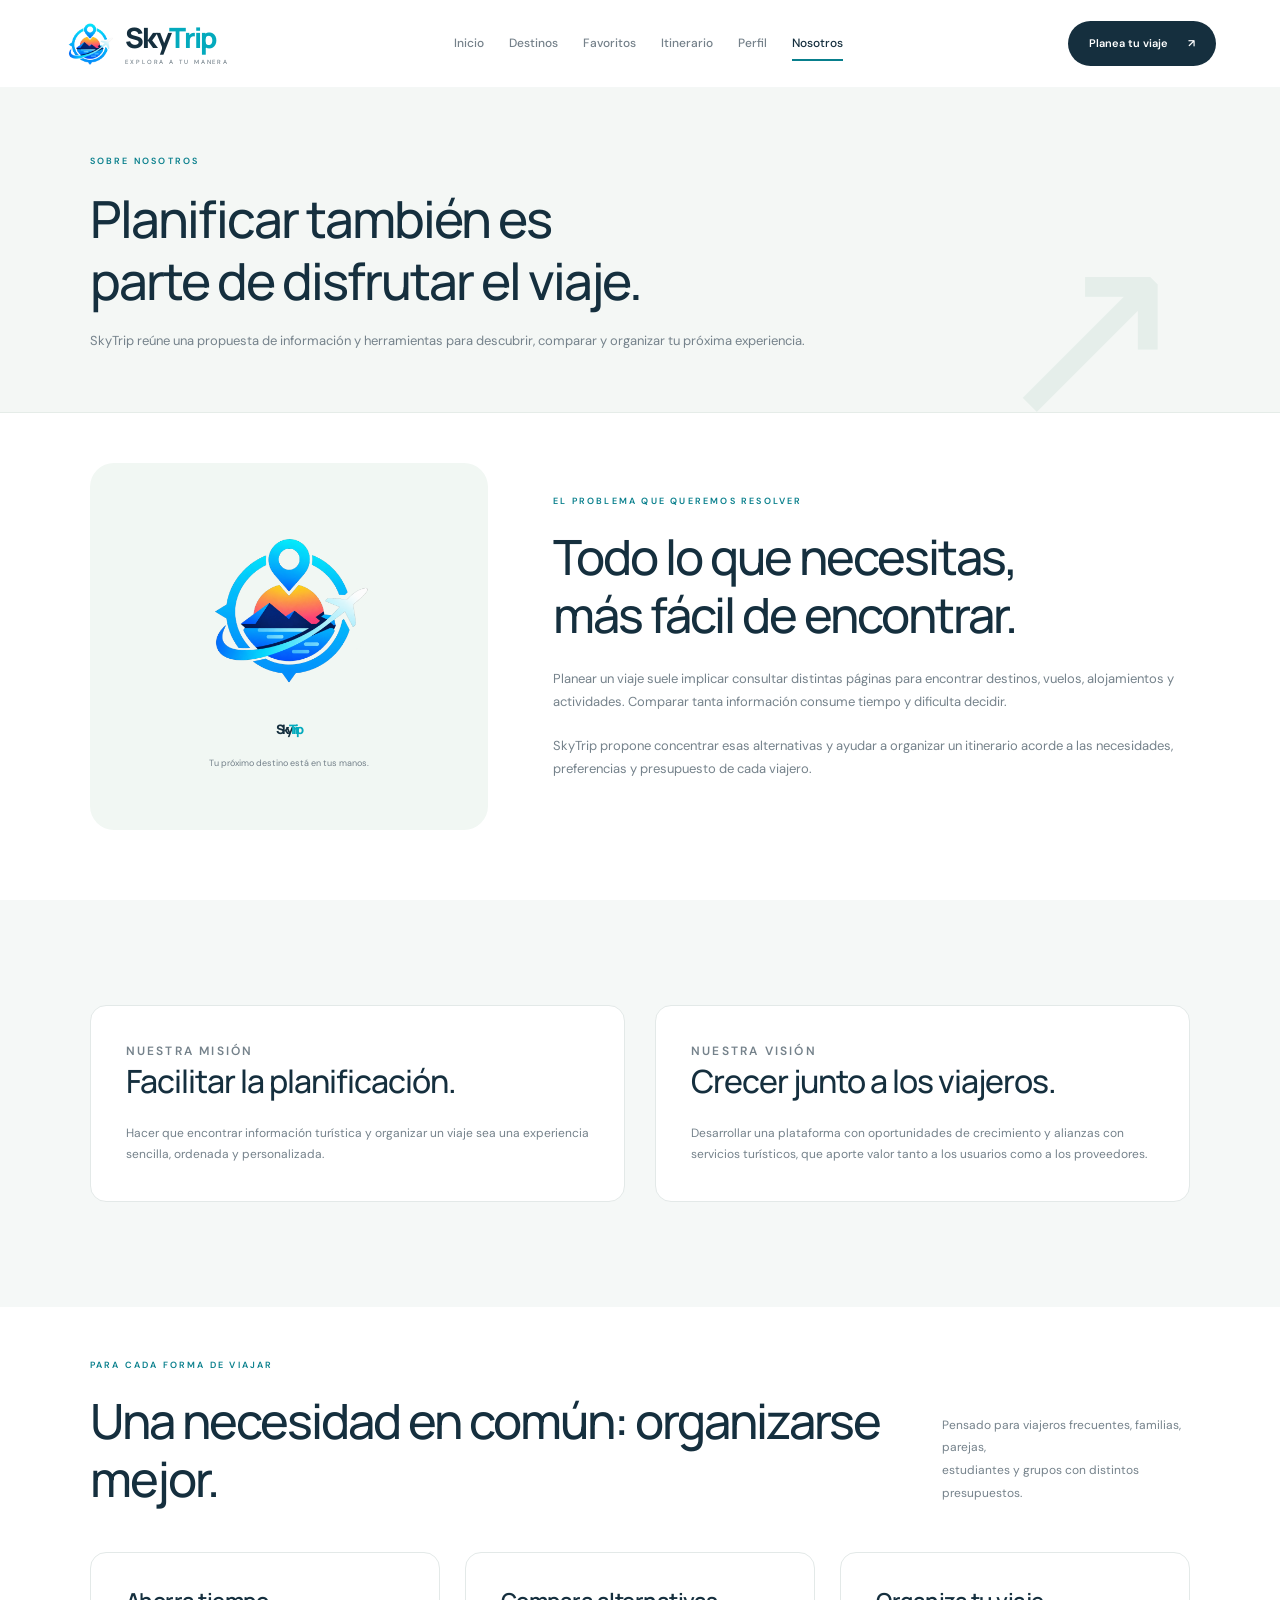
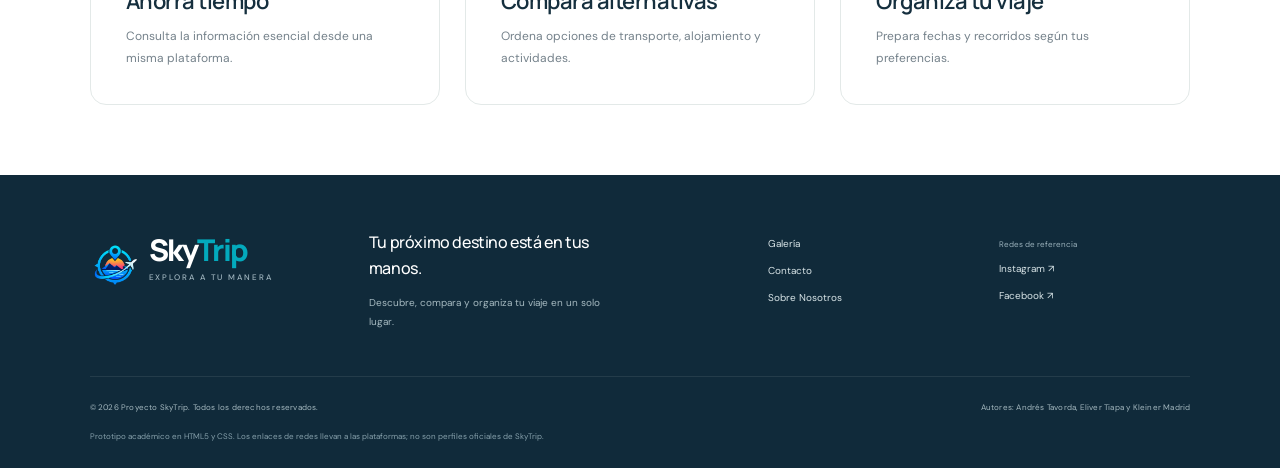
<file: acerca.html>
<!doctype html>
<html lang="es">
<head>
<meta charset="utf-8">
<meta name="viewport" content="width=device-width, initial-scale=1">
<meta name="description" content="Proyecto SkyTrip: descubre destinos, compara alternativas y organiza tu itinerario.">
<meta name="theme-color" content="#f8fafb">
<title>Acerca de · Proyecto SkyTrip</title>
<link rel="icon" href="assets/logo-emblema.png">
<link rel="stylesheet" href="styles.css?v=20261021-2">
</head>
<body>
<a class="skip" href="#contenido">Saltar al contenido</a>
<header>
<a class="brand" href="index.html" aria-label="SkyTrip, inicio">
<img src="assets/logo-emblema.png" alt="Emblema SkyTrip" width="58" height="58">
<span class="brand-name">Sky<span>Trip</span>
<small>EXPLORA A TU MANERA</small>
</span>
</a>
<nav class="desktop-nav" aria-label="Navegación principal">
<a href="index.html">Inicio</a>
<a href="explorar.html">Destinos</a>
<a href="favoritos.html">Favoritos</a>
<a href="itinerario.html">Itinerario</a>
<a href="perfil.html">Perfil</a>
<a href="acerca.html" aria-current="page">Nosotros</a>
</nav>
<details class="mobile-menu">
<summary aria-label="Abrir menú de navegación">
<span>
</span>
<span>
</span>
</summary>
<nav aria-label="Navegación móvil">
<a href="index.html">Inicio</a>
<a href="explorar.html">Destinos</a>
<a href="favoritos.html">Favoritos</a>
<a href="itinerario.html">Itinerario</a>
<a href="perfil.html">Perfil</a>
<a href="acerca.html" aria-current="page">Nosotros</a>
</nav>
</details>
<a class="button small" href="itinerario.html">Planea tu viaje <span class="arrow">↗</span>
</a>
</header>
<main id="contenido">
<section class="page-intro">
<p class="eyebrow">SOBRE NOSOTROS</p>
<h1>Planificar también es<br>parte de disfrutar el viaje.</h1>
<p>SkyTrip reúne una propuesta de información y herramientas para descubrir, comparar y organizar tu próxima experiencia.</p>
</section>
<section class="section compact about-intro">
<div class="about-logo-panel">
<img class="about-logo" src="assets/logo-emblema.png" alt="Emblema de SkyTrip sin fondo">
<p>Sky<span>Trip</span>
</p>
<small>Tu próximo destino está en tus manos.</small>
</div>
<div>
<p class="eyebrow">EL PROBLEMA QUE QUEREMOS RESOLVER</p>
<h2>Todo lo que necesitas,<br>más fácil de encontrar.</h2>
<p>Planear un viaje suele implicar consultar distintas páginas para encontrar destinos, vuelos, alojamientos y actividades. Comparar tanta información consume tiempo y dificulta decidir.</p>
<p>SkyTrip propone concentrar esas alternativas y ayudar a organizar un itinerario acorde a las necesidades, preferencias y presupuesto de cada viajero.</p>
</div>
</section>
<section class="section mission-grid">
<article class="info-card">
<p class="eyebrow">NUESTRA MISIÓN</p>
<h2>Facilitar la planificación.</h2>
<p>Hacer que encontrar información turística y organizar un viaje sea una experiencia sencilla, ordenada y personalizada.</p>
</article>
<article class="info-card">
<p class="eyebrow">NUESTRA VISIÓN</p>
<h2>Crecer junto a los viajeros.</h2>
<p>Desarrollar una plataforma con oportunidades de crecimiento y alianzas con servicios turísticos, que aporte valor tanto a los usuarios como a los proveedores.</p>
</article>
</section>
<section class="section compact">
<div class="section-heading">
<div>
<p class="eyebrow">PARA CADA FORMA DE VIAJAR</p>
<h2>Una necesidad en común: organizarse mejor.</h2>
</div>
<p>Pensado para viajeros frecuentes, familias, parejas,<br>estudiantes y grupos con distintos presupuestos.</p>
</div>
<div class="cards">
<article class="info-card">
<h3>Ahorra tiempo</h3>
<p>Consulta la información esencial desde una misma plataforma.</p>
</article>
<article class="info-card">
<h3>Compara alternativas</h3>
<p>Ordena opciones de transporte, alojamiento y actividades.</p>
</article>
<article class="info-card">
<h3>Organiza tu viaje</h3>
<p>Prepara fechas y recorridos según tus preferencias.</p>
</article>
</div>
</section>

</main>
<footer>
<div class="footer-top">
<a class="brand footer-brand" href="index.html" aria-label="SkyTrip, inicio">
<img src="assets/logo-emblema.png" alt="Emblema SkyTrip" width="58" height="58">
<span class="brand-name">Sky<span>Trip</span>
<small>EXPLORA A TU MANERA</small>
</span>
</a>
<div>
<strong>Tu próximo destino está en tus manos.</strong>
<p>Descubre, compara y organiza tu viaje en un solo lugar.</p>
</div>
<div>
<a href="index.html#galeria">Galería</a>
<a href="index.html#contacto">Contacto</a>
<a href="acerca.html">Sobre Nosotros</a>
</div>
<div>
<small>Redes de referencia</small>
<a href="https://www.instagram.com/" target="_blank" rel="noopener noreferrer">Instagram ↗</a>
<a href="https://www.facebook.com/" target="_blank" rel="noopener noreferrer">Facebook ↗</a>
</div>
</div>
<div class="footer-bottom">
<span>© 2026 Proyecto SkyTrip. Todos los derechos reservados.</span>
<span>Autores: Andrés Tavorda, Eliver Tiapa y Kleiner Madrid</span>
</div>
<small>Prototipo académico en HTML5 y CSS. Los enlaces de redes llevan a las plataformas; no son perfiles oficiales de SkyTrip.</small>
</footer>
</body>
</html>
</file>
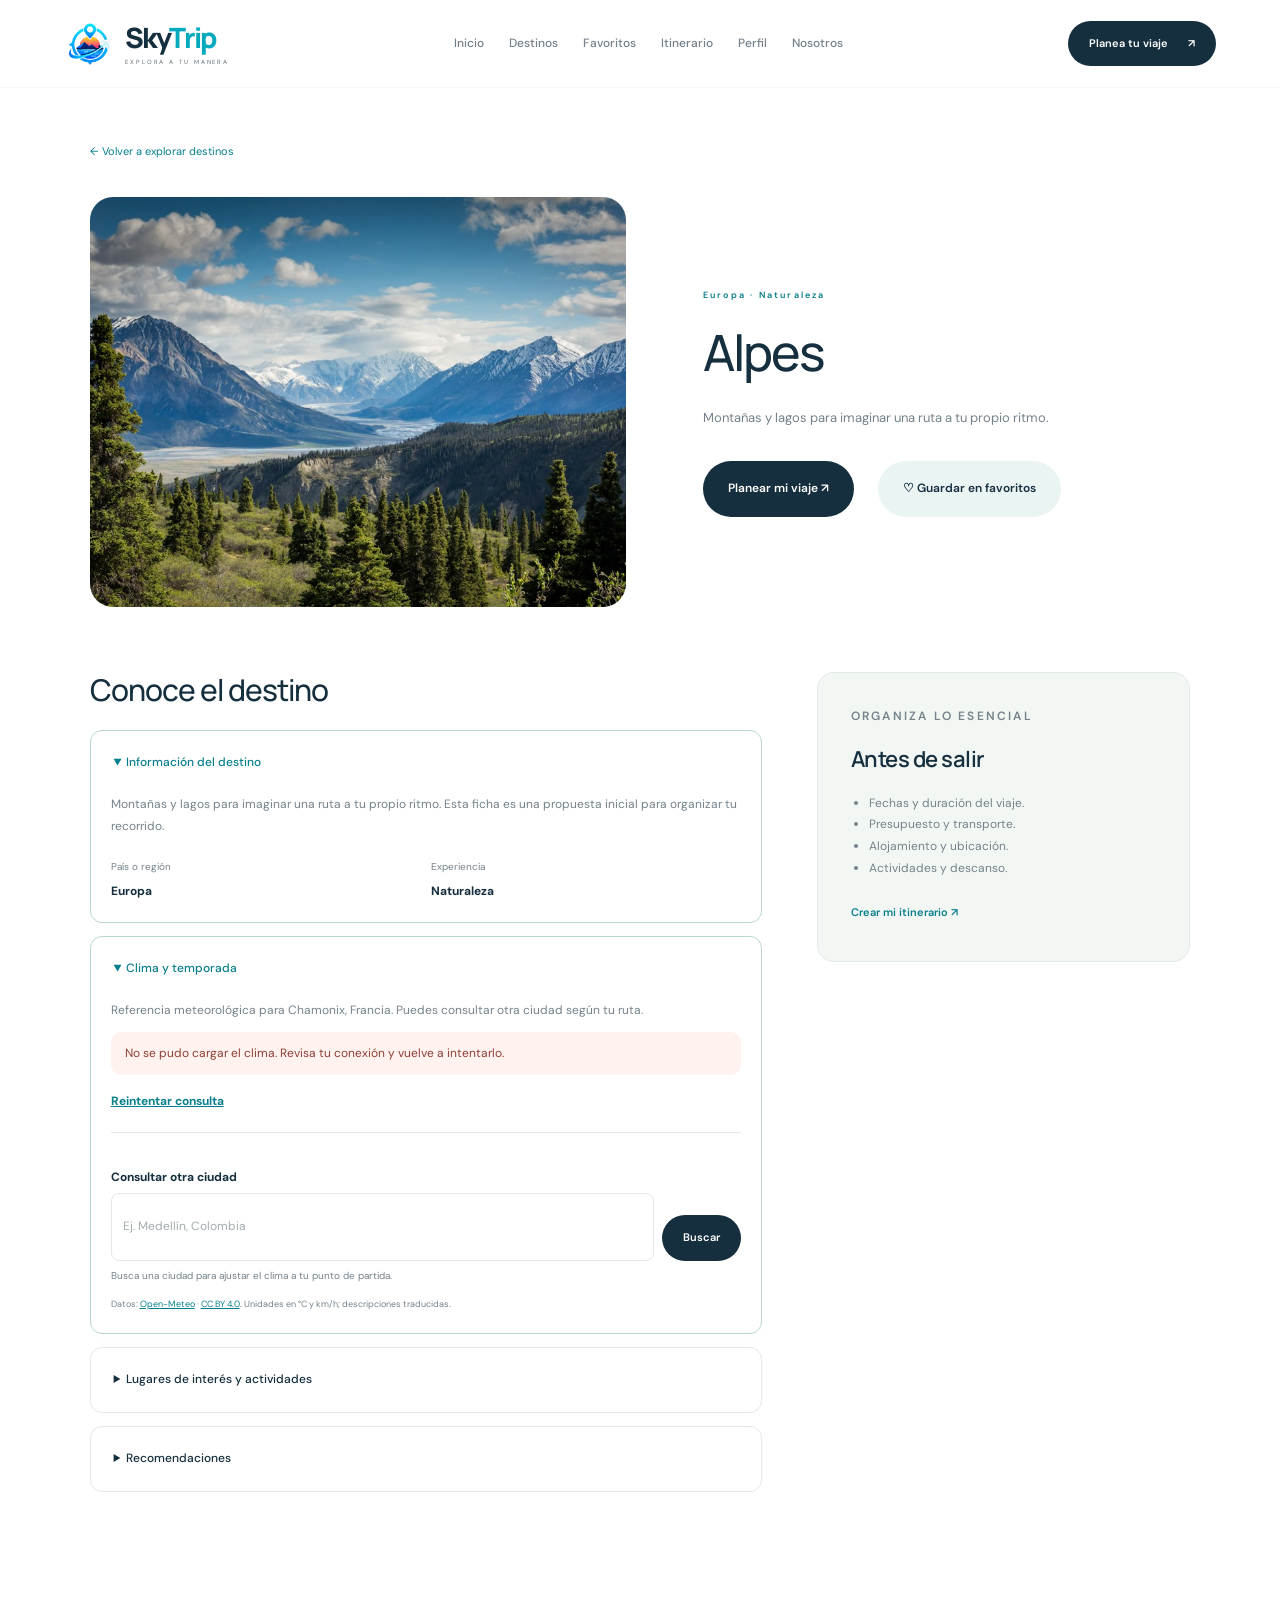
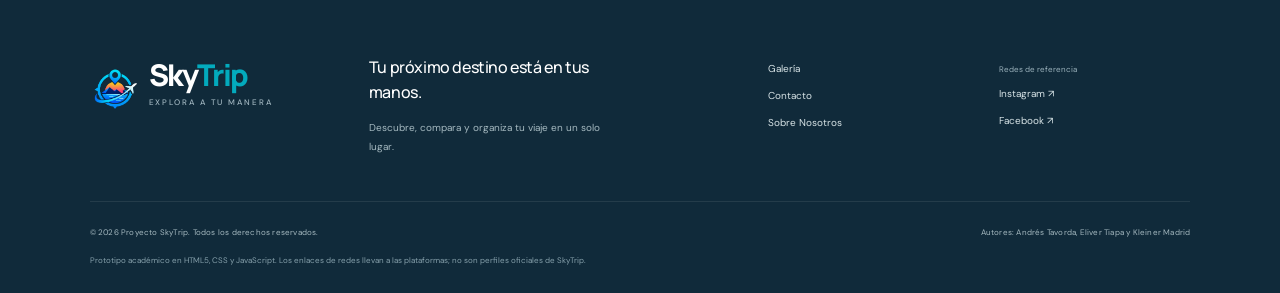
<file: destino-alpes.html>
<!doctype html>
<html lang="es">
<head>
<meta charset="utf-8">
<meta name="viewport" content="width=device-width, initial-scale=1">
<meta name="description" content="Proyecto SkyTrip: descubre destinos, compara alternativas y organiza tu itinerario.">
<meta name="theme-color" content="#f8fafb">
<title>Alpes · Proyecto SkyTrip</title>
<link rel="icon" href="assets/logo-emblema.png">
<link rel="stylesheet" href="styles.css?v=20261118-1">
</head>
<body>
<a class="skip" href="#contenido">Saltar al contenido</a>
<header>
<a class="brand" href="index.html" aria-label="SkyTrip, inicio">
<img src="assets/logo-emblema.png" alt="Emblema SkyTrip" width="58" height="58">
<span class="brand-name">Sky<span>Trip</span>
<small>EXPLORA A TU MANERA</small>
</span>
</a>
<nav class="desktop-nav" aria-label="Navegación principal">
<a href="index.html">Inicio</a>
<a href="explorar.html">Destinos</a>
<a href="favoritos.html">Favoritos</a>
<a href="itinerario.html">Itinerario</a>
<a href="perfil.html">Perfil</a>
<a href="acerca.html">Nosotros</a>
</nav>
<details class="mobile-menu">
<summary aria-label="Abrir menú de navegación">
<span>
</span>
<span>
</span>
</summary>
<nav aria-label="Navegación móvil">
<a href="index.html">Inicio</a>
<a href="explorar.html">Destinos</a>
<a href="favoritos.html">Favoritos</a>
<a href="itinerario.html">Itinerario</a>
<a href="perfil.html">Perfil</a>
<a href="acerca.html">Nosotros</a>
</nav>
</details>
<a class="button small" href="itinerario.html">Planea tu viaje <span class="arrow">↗</span>
</a>
</header>
<main id="contenido">
<section class="section compact">
<a class="breadcrumb" href="explorar.html">← Volver a explorar destinos</a>
<div class="destination-hero">
<img src="assets/montana.jpg" alt="Paisaje de Alpes">
<div>
<p class="eyebrow">Europa · Naturaleza</p>
<h1>Alpes</h1>
<p>Montañas y lagos para imaginar una ruta a tu propio ritmo.</p>
<div class="actions">
<a class="button" href="itinerario.html">Planear mi viaje ↗</a>
<button class="button secondary" type="button" data-favorite="alpes" aria-pressed="false">♡ Guardar en favoritos</button>
</div>
</div>
</div>
<div class="detail-layout">
<div>
<h2>Conoce el destino</h2>
<details open>
<summary>Información del destino</summary>
<p>Montañas y lagos para imaginar una ruta a tu propio ritmo. Esta ficha es una propuesta inicial para organizar tu recorrido.</p>
<dl>
<div>
<dt>País o región</dt>
<dd>Europa</dd>
</div>
<div>
<dt>Experiencia</dt>
<dd>Naturaleza</dd>
</div>
</dl>
</details>
<details open>
<summary>Clima y temporada</summary>
<div class="weather-widget" data-weather-widget data-location-label="Chamonix, Francia" data-latitude="45.9237" data-longitude="6.8694">
<p class="weather-intro" data-weather-location>Referencia meteorológica para Chamonix, Francia. Puedes consultar otra ciudad según tu ruta.</p>
<p class="weather-status" data-weather-status role="status" aria-live="polite">Consultando las condiciones actuales…</p>
<button class="weather-retry" type="button" data-weather-retry hidden>Reintentar consulta</button>
<div class="weather-current" data-weather-current hidden></div>
<section class="weather-forecast" data-weather-forecast-section hidden aria-labelledby="weather-title-alpes">
<h3 id="weather-title-alpes">Pronóstico de 5 días</h3>
<ul class="weather-forecast-list" data-weather-forecast></ul>
</section>
<form class="weather-search" data-weather-search>
<label for="weather-city-alpes">Consultar otra ciudad</label>
<div>
<input id="weather-city-alpes" name="city" type="search" maxlength="100" autocomplete="off" placeholder="Ej. Medellín, Colombia" required>
<button class="button small" type="submit" data-weather-search-button>Buscar</button>
</div>
<small>Busca una ciudad para ajustar el clima a tu punto de partida.</small>
</form>
<p class="weather-attribution">Datos: <a href="https://open-meteo.com/" target="_blank" rel="noopener noreferrer">Open-Meteo</a> · <a href="https://creativecommons.org/licenses/by/4.0/" target="_blank" rel="noopener noreferrer">CC BY 4.0</a>. Unidades en °C y km/h; descripciones traducidas.</p>
</div>
</details>
<details>
<summary>Lugares de interés y actividades</summary>
<p>Idea de recorrido: un paseo junto a un lago, una caminata señalizada y una visita a un pueblo de montaña. Elige primero una localidad concreta; los Alpes abarcan varios países y las rutas dependen del punto de partida.</p>
</details>
<details>
<summary>Recomendaciones</summary>
<p>Define un presupuesto para transporte, alojamiento, alimentación y actividades. Consulta las condiciones de cada servicio con los proveedores correspondientes.</p>
</details>
</div>
<aside class="side-panel">
<p class="eyebrow">ORGANIZA LO ESENCIAL</p>
<h3>Antes de salir</h3>
<ul>
<li>Fechas y duración del viaje.</li>
<li>Presupuesto y transporte.</li>
<li>Alojamiento y ubicación.</li>
<li>Actividades y descanso.</li>
</ul>
<a class="text-link" href="itinerario.html">Crear mi itinerario ↗</a>
</aside>
</div>
</section>
<p class="favorite-status" data-favorites-status role="status" aria-live="polite"></p>
</main>
<footer>
<div class="footer-top">
<a class="brand footer-brand" href="index.html" aria-label="SkyTrip, inicio">
<img src="assets/logo-emblema.png" alt="Emblema SkyTrip" width="58" height="58">
<span class="brand-name">Sky<span>Trip</span>
<small>EXPLORA A TU MANERA</small>
</span>
</a>
<div>
<strong>Tu próximo destino está en tus manos.</strong>
<p>Descubre, compara y organiza tu viaje en un solo lugar.</p>
</div>
<div>
<a href="index.html#galeria">Galería</a>
<a href="index.html#contacto">Contacto</a>
<a href="acerca.html">Sobre Nosotros</a>
</div>
<div>
<small>Redes de referencia</small>
<a href="https://www.instagram.com/" target="_blank" rel="noopener noreferrer">Instagram ↗</a>
<a href="https://www.facebook.com/" target="_blank" rel="noopener noreferrer">Facebook ↗</a>
</div>
</div>
<div class="footer-bottom">
<span>© 2026 Proyecto SkyTrip. Todos los derechos reservados.</span>
<span>Autores: Andrés Tavorda, Eliver Tiapa y Kleiner Madrid</span>
</div>
<small>Prototipo académico en HTML5, CSS y JavaScript. Los enlaces de redes llevan a las plataformas; no son perfiles oficiales de SkyTrip.</small>
</footer>
<script type="module" src="assets/js/destino-clima.js?v=20261118-1"></script>
<script type="module" src="assets/js/favoritos.js"></script>
</body>
</html>
</file>
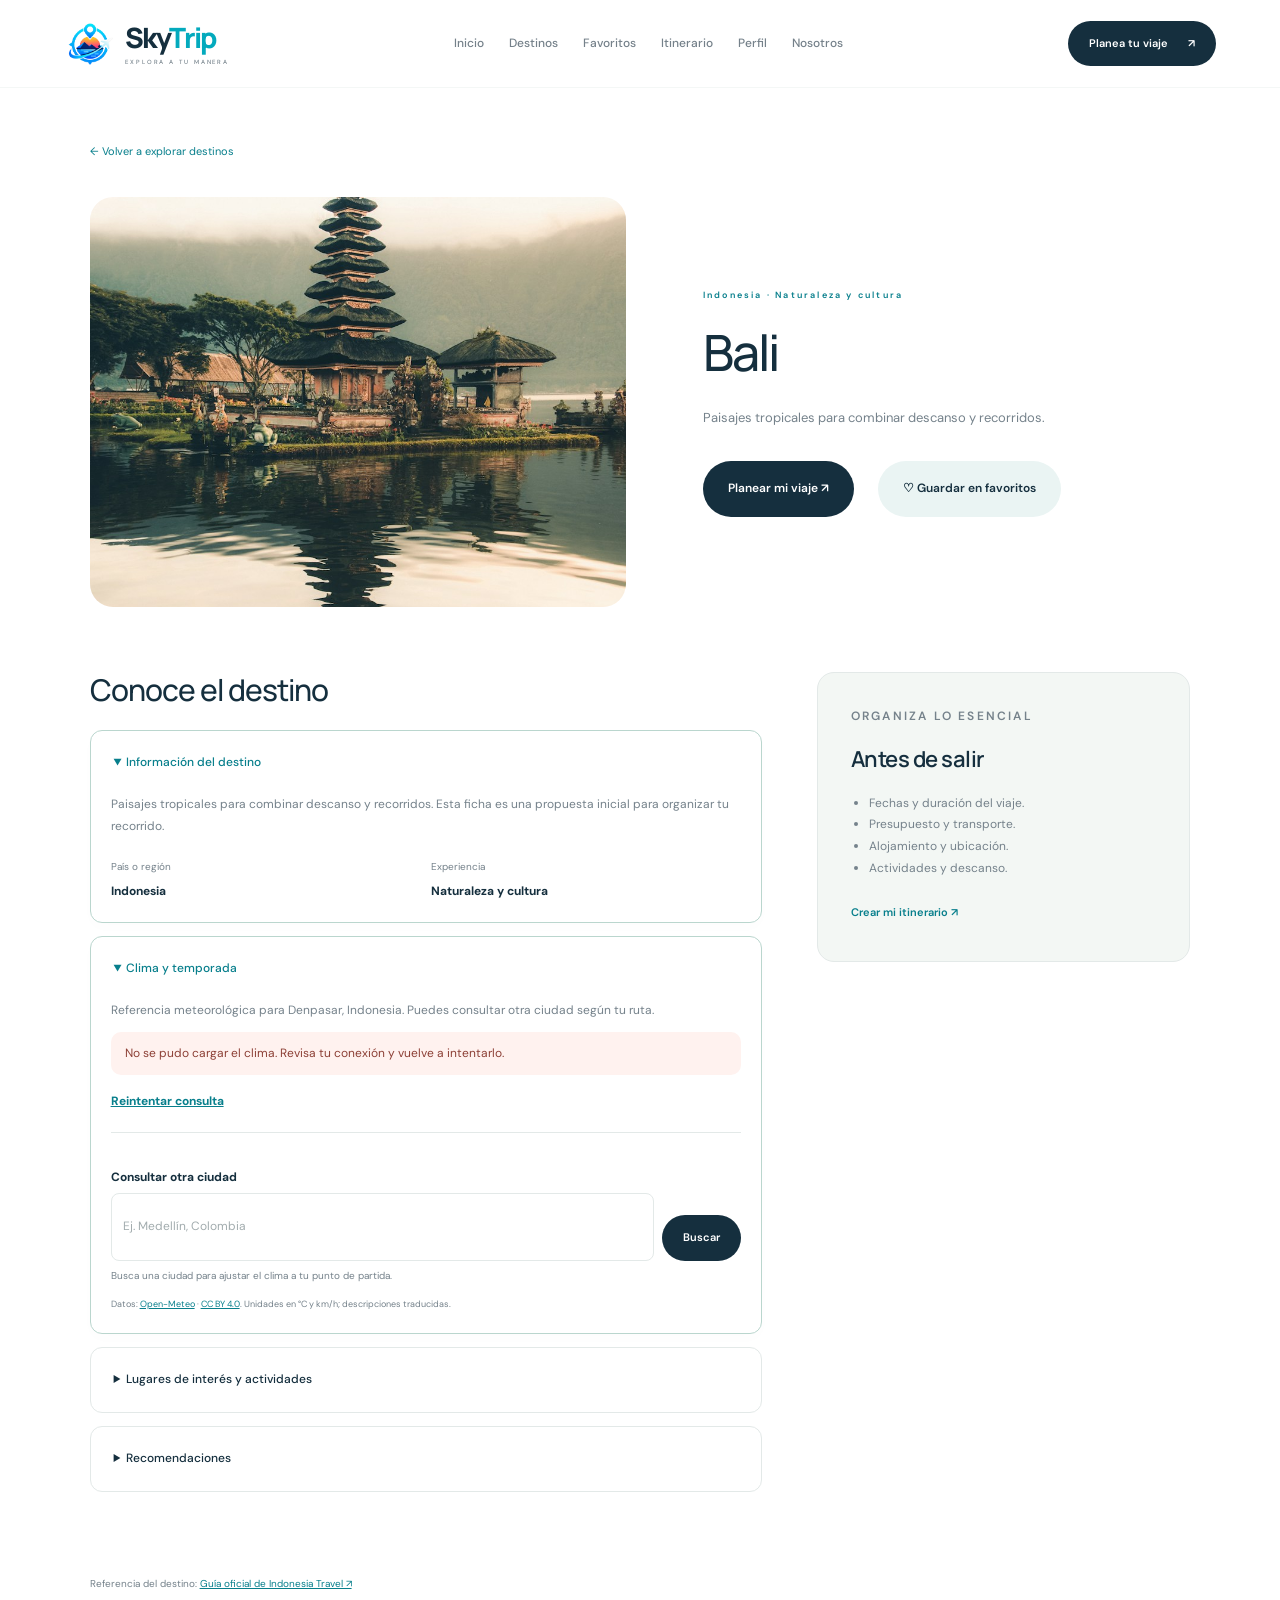
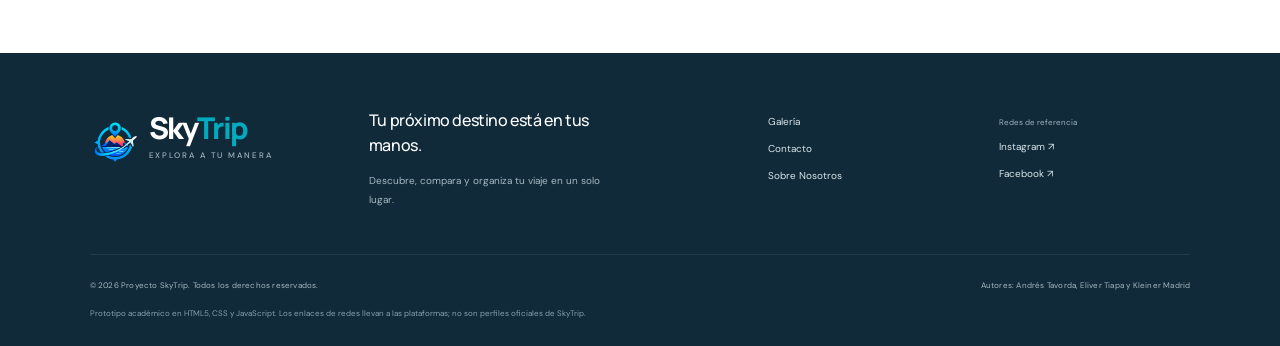
<file: destino-bali.html>
<!doctype html>
<html lang="es">
<head>
<meta charset="utf-8">
<meta name="viewport" content="width=device-width, initial-scale=1">
<meta name="description" content="Proyecto SkyTrip: descubre destinos, compara alternativas y organiza tu itinerario.">
<meta name="theme-color" content="#f8fafb">
<title>Bali · Proyecto SkyTrip</title>
<link rel="icon" href="assets/logo-emblema.png">
<link rel="stylesheet" href="styles.css?v=20261118-1">
</head>
<body>
<a class="skip" href="#contenido">Saltar al contenido</a>
<header>
<a class="brand" href="index.html" aria-label="SkyTrip, inicio">
<img src="assets/logo-emblema.png" alt="Emblema SkyTrip" width="58" height="58">
<span class="brand-name">Sky<span>Trip</span>
<small>EXPLORA A TU MANERA</small>
</span>
</a>
<nav class="desktop-nav" aria-label="Navegación principal">
<a href="index.html">Inicio</a>
<a href="explorar.html">Destinos</a>
<a href="favoritos.html">Favoritos</a>
<a href="itinerario.html">Itinerario</a>
<a href="perfil.html">Perfil</a>
<a href="acerca.html">Nosotros</a>
</nav>
<details class="mobile-menu">
<summary aria-label="Abrir menú de navegación">
<span>
</span>
<span>
</span>
</summary>
<nav aria-label="Navegación móvil">
<a href="index.html">Inicio</a>
<a href="explorar.html">Destinos</a>
<a href="favoritos.html">Favoritos</a>
<a href="itinerario.html">Itinerario</a>
<a href="perfil.html">Perfil</a>
<a href="acerca.html">Nosotros</a>
</nav>
</details>
<a class="button small" href="itinerario.html">Planea tu viaje <span class="arrow">↗</span>
</a>
</header>
<main id="contenido">
<section class="section compact">
<a class="breadcrumb" href="explorar.html">← Volver a explorar destinos</a>
<div class="destination-hero">
<img src="assets/bali.jpg" alt="Paisaje de Bali">
<div>
<p class="eyebrow">Indonesia · Naturaleza y cultura</p>
<h1>Bali</h1>
<p>Paisajes tropicales para combinar descanso y recorridos.</p>
<div class="actions">
<a class="button" href="itinerario.html">Planear mi viaje ↗</a>
<button class="button secondary" type="button" data-favorite="bali" aria-pressed="false">♡ Guardar en favoritos</button>
</div>
</div>
</div>
<div class="detail-layout">
<div>
<h2>Conoce el destino</h2>
<details open>
<summary>Información del destino</summary>
<p>Paisajes tropicales para combinar descanso y recorridos. Esta ficha es una propuesta inicial para organizar tu recorrido.</p>
<dl>
<div>
<dt>País o región</dt>
<dd>Indonesia</dd>
</div>
<div>
<dt>Experiencia</dt>
<dd>Naturaleza y cultura</dd>
</div>
</dl>
</details>
<details open>
<summary>Clima y temporada</summary>
<div class="weather-widget" data-weather-widget data-location-label="Denpasar, Indonesia" data-latitude="-8.6500" data-longitude="115.2167">
<p class="weather-intro" data-weather-location>Referencia meteorológica para Denpasar, Indonesia. Puedes consultar otra ciudad según tu ruta.</p>
<p class="weather-status" data-weather-status role="status" aria-live="polite">Consultando las condiciones actuales…</p>
<button class="weather-retry" type="button" data-weather-retry hidden>Reintentar consulta</button>
<div class="weather-current" data-weather-current hidden></div>
<section class="weather-forecast" data-weather-forecast-section hidden aria-labelledby="weather-title-bali">
<h3 id="weather-title-bali">Pronóstico de 5 días</h3>
<ul class="weather-forecast-list" data-weather-forecast></ul>
</section>
<form class="weather-search" data-weather-search>
<label for="weather-city-bali">Consultar otra ciudad</label>
<div>
<input id="weather-city-bali" name="city" type="search" maxlength="100" autocomplete="off" placeholder="Ej. Medellín, Colombia" required>
<button class="button small" type="submit" data-weather-search-button>Buscar</button>
</div>
<small>Busca una ciudad para ajustar el clima a tu punto de partida.</small>
</form>
<p class="weather-attribution">Datos: <a href="https://open-meteo.com/" target="_blank" rel="noopener noreferrer">Open-Meteo</a> · <a href="https://creativecommons.org/licenses/by/4.0/" target="_blank" rel="noopener noreferrer">CC BY 4.0</a>. Unidades en °C y km/h; descripciones traducidas.</p>
</div>
</details>
<details>
<summary>Lugares de interés y actividades</summary>
<p>Considera un recorrido por Ubud y las terrazas de arroz de Tegallalang. Combina el paisaje con una jornada tranquila y consulta las condiciones de acceso antes de visitarlas.</p>
</details>
<details>
<summary>Recomendaciones</summary>
<p>Define un presupuesto para transporte, alojamiento, alimentación y actividades. Consulta las condiciones de cada servicio con los proveedores correspondientes.</p>
</details>
</div>
<aside class="side-panel">
<p class="eyebrow">ORGANIZA LO ESENCIAL</p>
<h3>Antes de salir</h3>
<ul>
<li>Fechas y duración del viaje.</li>
<li>Presupuesto y transporte.</li>
<li>Alojamiento y ubicación.</li>
<li>Actividades y descanso.</li>
</ul>
<a class="text-link" href="itinerario.html">Crear mi itinerario ↗</a>
</aside>
</div>
</section>
<div class="source-note">Referencia del destino: <a href="https://www.indonesia.travel/uk/en/destination/bali-nusa-tenggara/bali/ubud---tegallalang-rice-terrace-a-charm-of-the-green-in-ubud" target="_blank" rel="noopener noreferrer">Guía oficial de Indonesia Travel ↗</a>
</div>
<p class="favorite-status" data-favorites-status role="status" aria-live="polite"></p>
</main>
<footer>
<div class="footer-top">
<a class="brand footer-brand" href="index.html" aria-label="SkyTrip, inicio">
<img src="assets/logo-emblema.png" alt="Emblema SkyTrip" width="58" height="58">
<span class="brand-name">Sky<span>Trip</span>
<small>EXPLORA A TU MANERA</small>
</span>
</a>
<div>
<strong>Tu próximo destino está en tus manos.</strong>
<p>Descubre, compara y organiza tu viaje en un solo lugar.</p>
</div>
<div>
<a href="index.html#galeria">Galería</a>
<a href="index.html#contacto">Contacto</a>
<a href="acerca.html">Sobre Nosotros</a>
</div>
<div>
<small>Redes de referencia</small>
<a href="https://www.instagram.com/" target="_blank" rel="noopener noreferrer">Instagram ↗</a>
<a href="https://www.facebook.com/" target="_blank" rel="noopener noreferrer">Facebook ↗</a>
</div>
</div>
<div class="footer-bottom">
<span>© 2026 Proyecto SkyTrip. Todos los derechos reservados.</span>
<span>Autores: Andrés Tavorda, Eliver Tiapa y Kleiner Madrid</span>
</div>
<small>Prototipo académico en HTML5, CSS y JavaScript. Los enlaces de redes llevan a las plataformas; no son perfiles oficiales de SkyTrip.</small>
</footer>
<script type="module" src="assets/js/destino-clima.js?v=20261118-1"></script>
<script type="module" src="assets/js/favoritos.js"></script>
</body>
</html>
</file>
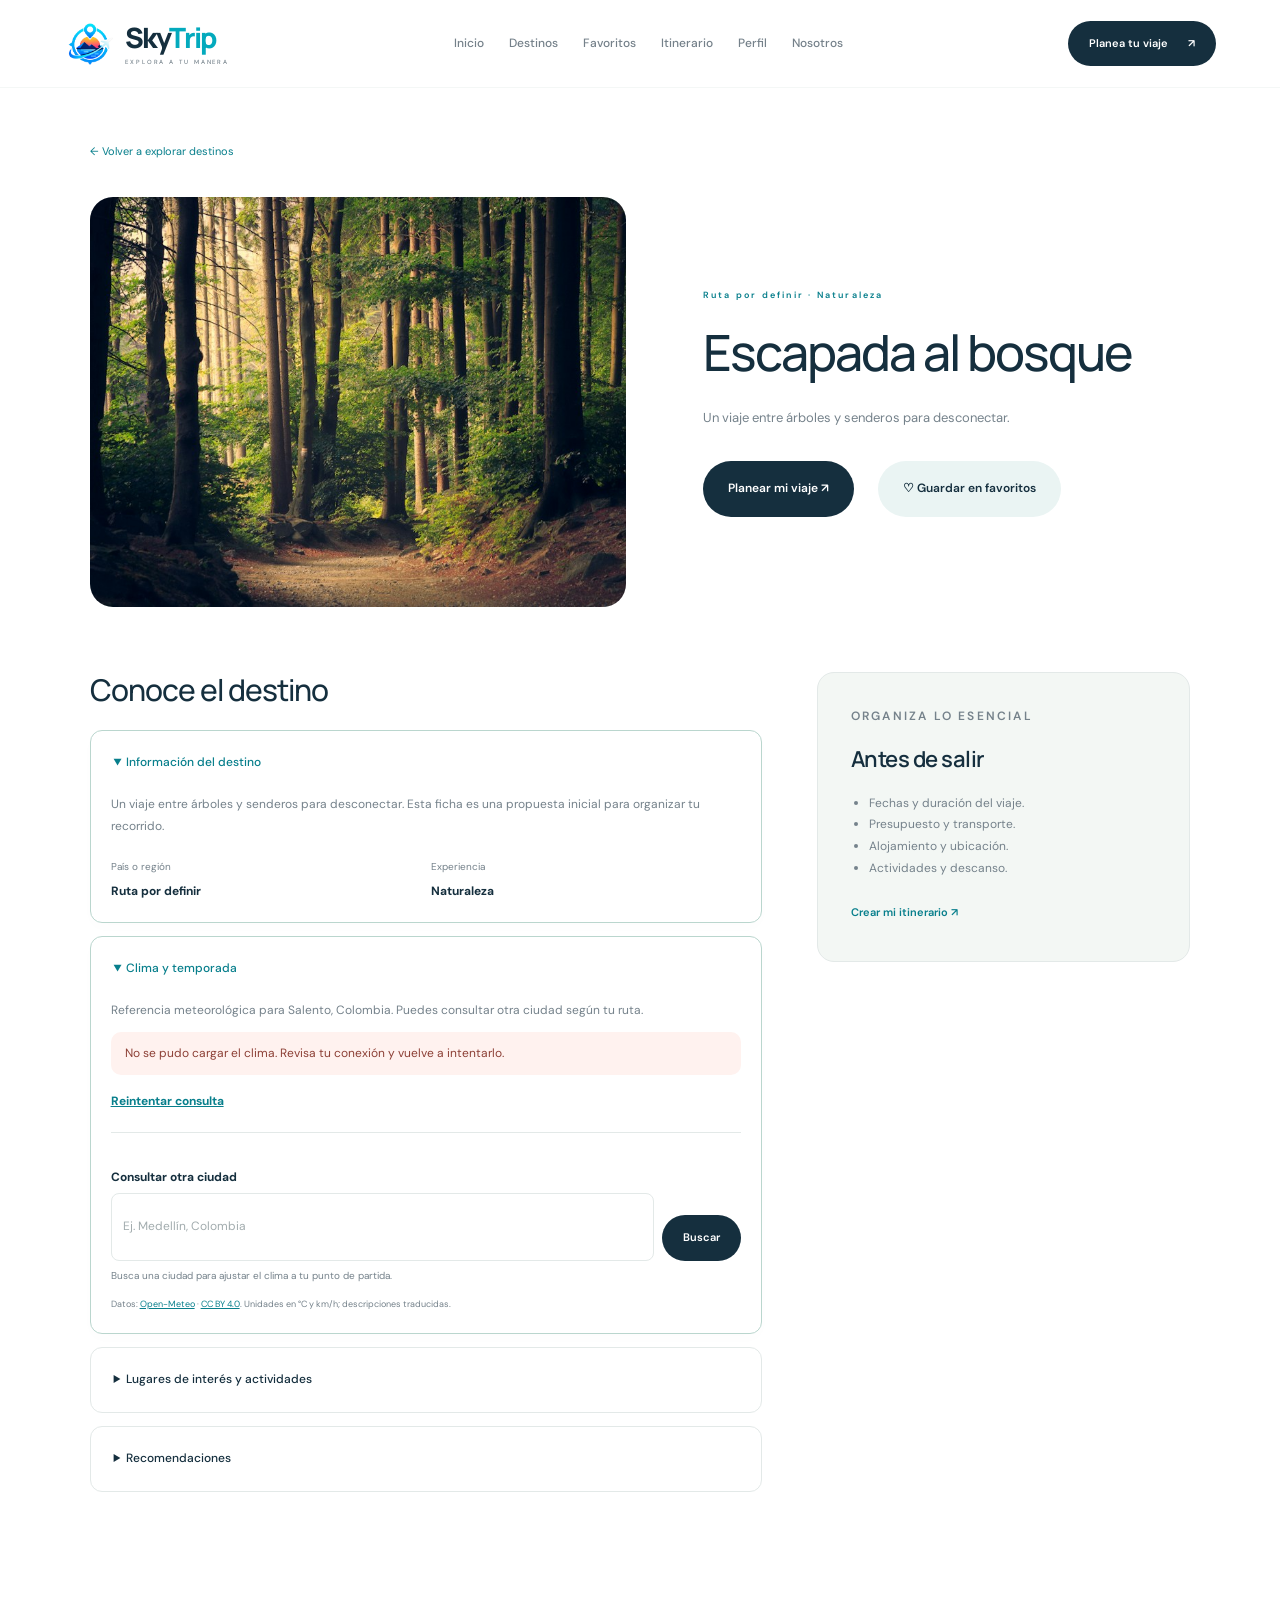
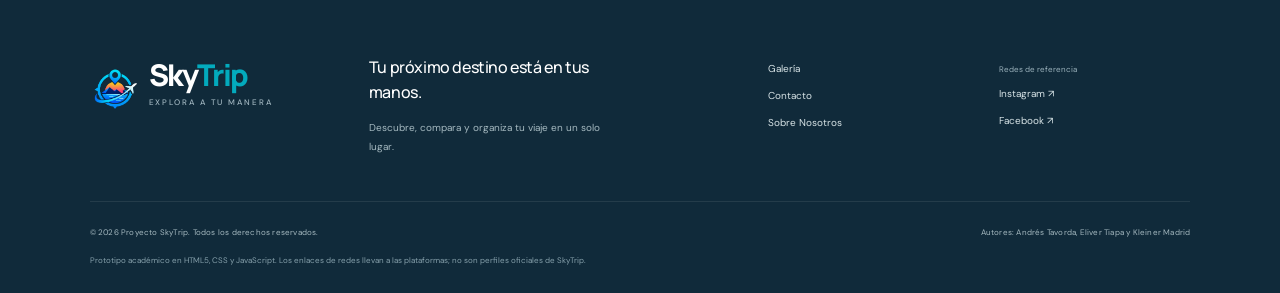
<file: destino-bosque.html>
<!doctype html>
<html lang="es">
<head>
<meta charset="utf-8">
<meta name="viewport" content="width=device-width, initial-scale=1">
<meta name="description" content="Proyecto SkyTrip: descubre destinos, compara alternativas y organiza tu itinerario.">
<meta name="theme-color" content="#f8fafb">
<title>Escapada al bosque · Proyecto SkyTrip</title>
<link rel="icon" href="assets/logo-emblema.png">
<link rel="stylesheet" href="styles.css?v=20261118-1">
</head>
<body>
<a class="skip" href="#contenido">Saltar al contenido</a>
<header>
<a class="brand" href="index.html" aria-label="SkyTrip, inicio">
<img src="assets/logo-emblema.png" alt="Emblema SkyTrip" width="58" height="58">
<span class="brand-name">Sky<span>Trip</span>
<small>EXPLORA A TU MANERA</small>
</span>
</a>
<nav class="desktop-nav" aria-label="Navegación principal">
<a href="index.html">Inicio</a>
<a href="explorar.html">Destinos</a>
<a href="favoritos.html">Favoritos</a>
<a href="itinerario.html">Itinerario</a>
<a href="perfil.html">Perfil</a>
<a href="acerca.html">Nosotros</a>
</nav>
<details class="mobile-menu">
<summary aria-label="Abrir menú de navegación">
<span>
</span>
<span>
</span>
</summary>
<nav aria-label="Navegación móvil">
<a href="index.html">Inicio</a>
<a href="explorar.html">Destinos</a>
<a href="favoritos.html">Favoritos</a>
<a href="itinerario.html">Itinerario</a>
<a href="perfil.html">Perfil</a>
<a href="acerca.html">Nosotros</a>
</nav>
</details>
<a class="button small" href="itinerario.html">Planea tu viaje <span class="arrow">↗</span>
</a>
</header>
<main id="contenido">
<section class="section compact">
<a class="breadcrumb" href="explorar.html">← Volver a explorar destinos</a>
<div class="destination-hero">
<img src="assets/bosque.jpg" alt="Paisaje de Escapada al bosque">
<div>
<p class="eyebrow">Ruta por definir · Naturaleza</p>
<h1>Escapada al bosque</h1>
<p>Un viaje entre árboles y senderos para desconectar.</p>
<div class="actions">
<a class="button" href="itinerario.html">Planear mi viaje ↗</a>
<button class="button secondary" type="button" data-favorite="bosque" aria-pressed="false">♡ Guardar en favoritos</button>
</div>
</div>
</div>
<div class="detail-layout">
<div>
<h2>Conoce el destino</h2>
<details open>
<summary>Información del destino</summary>
<p>Un viaje entre árboles y senderos para desconectar. Esta ficha es una propuesta inicial para organizar tu recorrido.</p>
<dl>
<div>
<dt>País o región</dt>
<dd>Ruta por definir</dd>
</div>
<div>
<dt>Experiencia</dt>
<dd>Naturaleza</dd>
</div>
</dl>
</details>
<details open>
<summary>Clima y temporada</summary>
<div class="weather-widget" data-weather-widget data-location-label="Salento, Colombia" data-latitude="4.6370" data-longitude="-75.5700">
<p class="weather-intro" data-weather-location>Referencia meteorológica para Salento, Colombia. Puedes consultar otra ciudad según tu ruta.</p>
<p class="weather-status" data-weather-status role="status" aria-live="polite">Consultando las condiciones actuales…</p>
<button class="weather-retry" type="button" data-weather-retry hidden>Reintentar consulta</button>
<div class="weather-current" data-weather-current hidden></div>
<section class="weather-forecast" data-weather-forecast-section hidden aria-labelledby="weather-title-bosque">
<h3 id="weather-title-bosque">Pronóstico de 5 días</h3>
<ul class="weather-forecast-list" data-weather-forecast></ul>
</section>
<form class="weather-search" data-weather-search>
<label for="weather-city-bosque">Consultar otra ciudad</label>
<div>
<input id="weather-city-bosque" name="city" type="search" maxlength="100" autocomplete="off" placeholder="Ej. Medellín, Colombia" required>
<button class="button small" type="submit" data-weather-search-button>Buscar</button>
</div>
<small>Busca una ciudad para ajustar el clima a tu punto de partida.</small>
</form>
<p class="weather-attribution">Datos: <a href="https://open-meteo.com/" target="_blank" rel="noopener noreferrer">Open-Meteo</a> · <a href="https://creativecommons.org/licenses/by/4.0/" target="_blank" rel="noopener noreferrer">CC BY 4.0</a>. Unidades en °C y km/h; descripciones traducidas.</p>
</div>
</details>
<details>
<summary>Lugares de interés y actividades</summary>
<p>Idea de recorrido: caminata interpretativa, observación del paisaje y una pausa de descanso. Antes de viajar, define un parque o reserva y consulta sus senderos autorizados, horarios y condiciones.</p>
</details>
<details>
<summary>Recomendaciones</summary>
<p>Define un presupuesto para transporte, alojamiento, alimentación y actividades. Consulta las condiciones de cada servicio con los proveedores correspondientes.</p>
</details>
</div>
<aside class="side-panel">
<p class="eyebrow">ORGANIZA LO ESENCIAL</p>
<h3>Antes de salir</h3>
<ul>
<li>Fechas y duración del viaje.</li>
<li>Presupuesto y transporte.</li>
<li>Alojamiento y ubicación.</li>
<li>Actividades y descanso.</li>
</ul>
<a class="text-link" href="itinerario.html">Crear mi itinerario ↗</a>
</aside>
</div>
</section>
<p class="favorite-status" data-favorites-status role="status" aria-live="polite"></p>
</main>
<footer>
<div class="footer-top">
<a class="brand footer-brand" href="index.html" aria-label="SkyTrip, inicio">
<img src="assets/logo-emblema.png" alt="Emblema SkyTrip" width="58" height="58">
<span class="brand-name">Sky<span>Trip</span>
<small>EXPLORA A TU MANERA</small>
</span>
</a>
<div>
<strong>Tu próximo destino está en tus manos.</strong>
<p>Descubre, compara y organiza tu viaje en un solo lugar.</p>
</div>
<div>
<a href="index.html#galeria">Galería</a>
<a href="index.html#contacto">Contacto</a>
<a href="acerca.html">Sobre Nosotros</a>
</div>
<div>
<small>Redes de referencia</small>
<a href="https://www.instagram.com/" target="_blank" rel="noopener noreferrer">Instagram ↗</a>
<a href="https://www.facebook.com/" target="_blank" rel="noopener noreferrer">Facebook ↗</a>
</div>
</div>
<div class="footer-bottom">
<span>© 2026 Proyecto SkyTrip. Todos los derechos reservados.</span>
<span>Autores: Andrés Tavorda, Eliver Tiapa y Kleiner Madrid</span>
</div>
<small>Prototipo académico en HTML5, CSS y JavaScript. Los enlaces de redes llevan a las plataformas; no son perfiles oficiales de SkyTrip.</small>
</footer>
<script type="module" src="assets/js/destino-clima.js?v=20261118-1"></script>
<script type="module" src="assets/js/favoritos.js"></script>
</body>
</html>
</file>
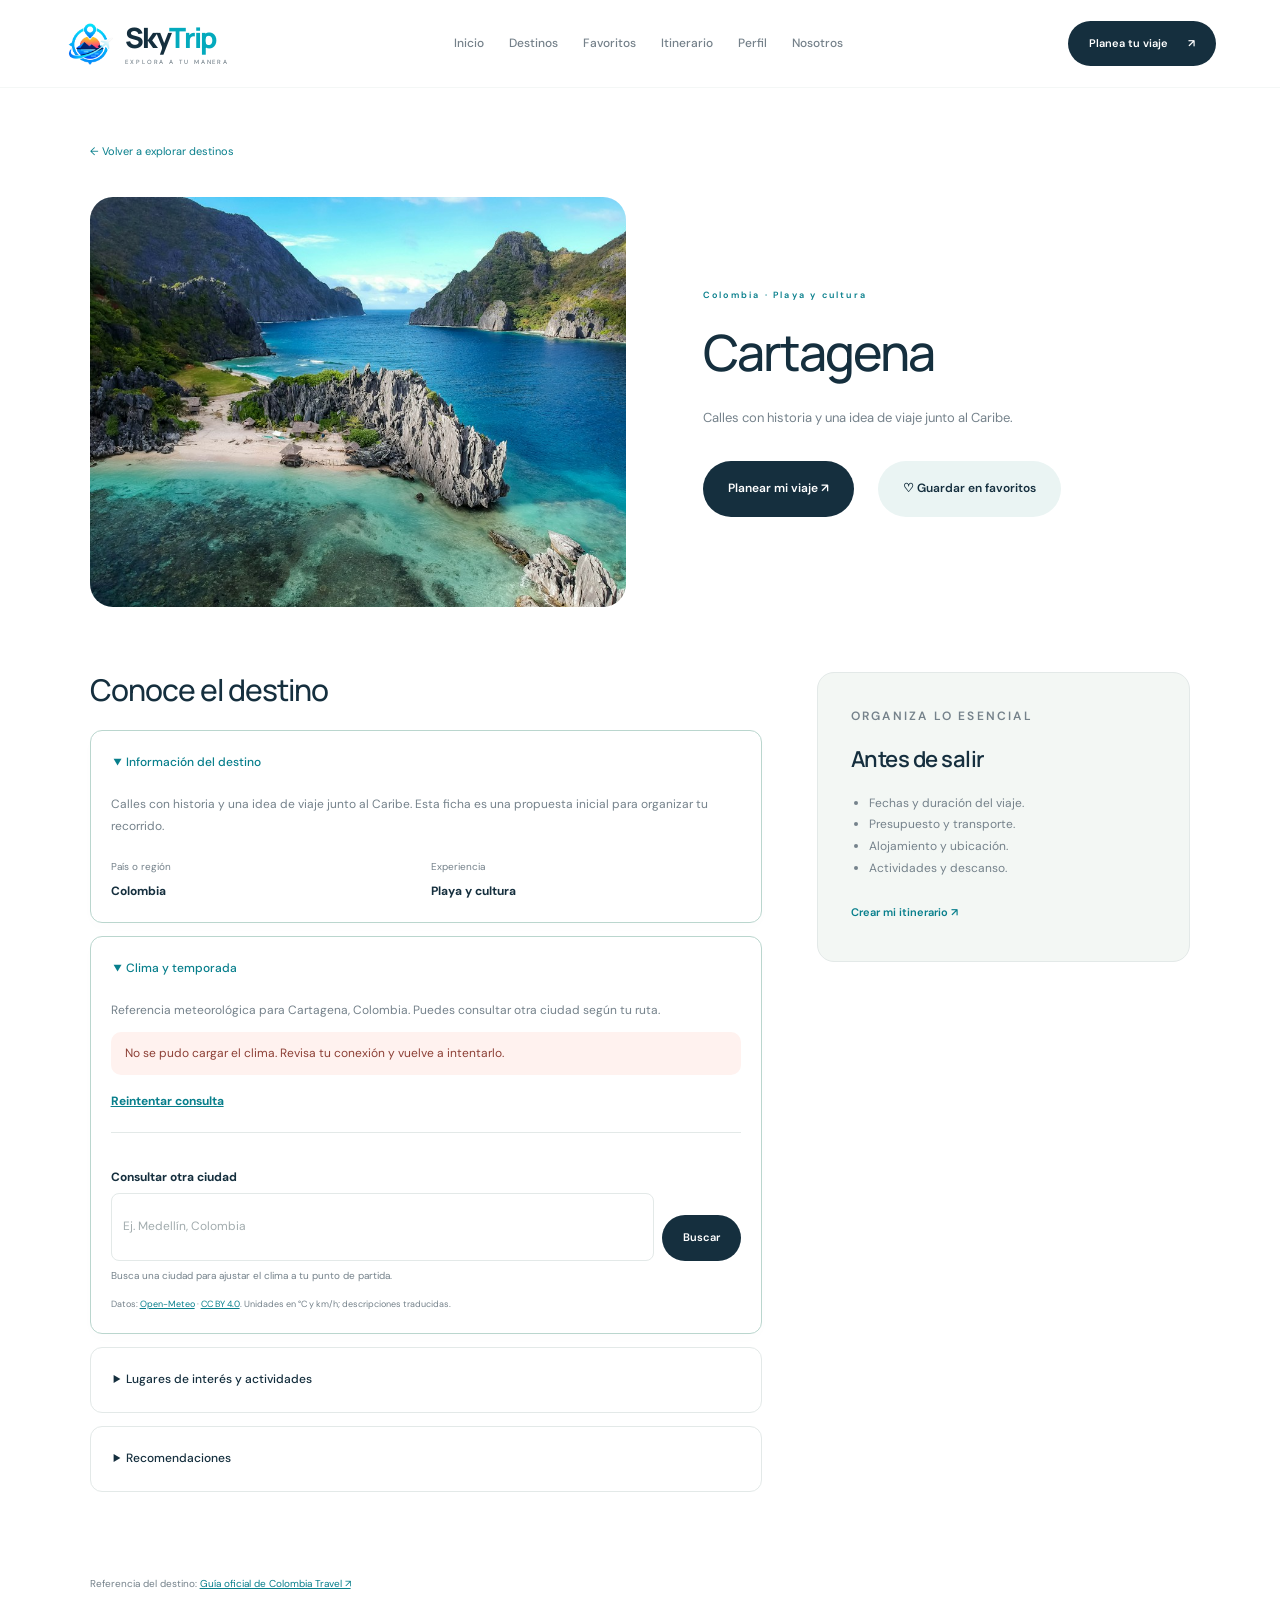
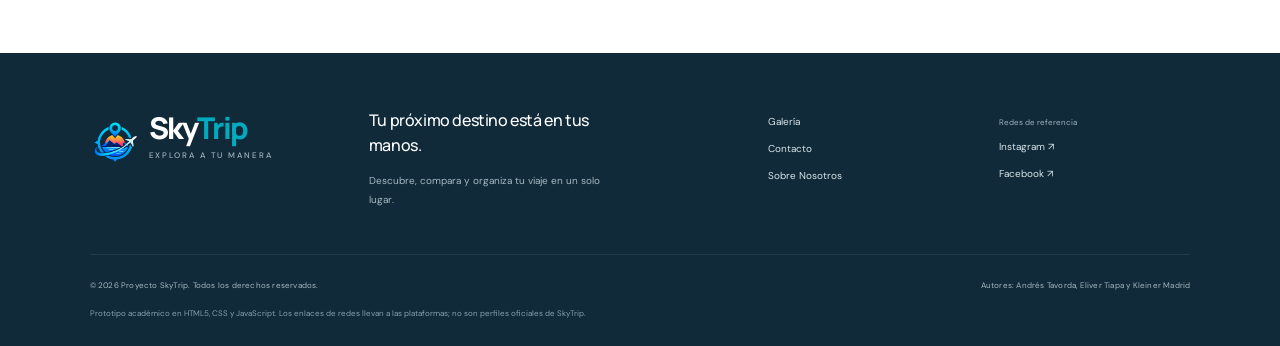
<file: destino-cartagena.html>
<!doctype html>
<html lang="es">
<head>
<meta charset="utf-8">
<meta name="viewport" content="width=device-width, initial-scale=1">
<meta name="description" content="Proyecto SkyTrip: descubre destinos, compara alternativas y organiza tu itinerario.">
<meta name="theme-color" content="#f8fafb">
<title>Cartagena · Proyecto SkyTrip</title>
<link rel="icon" href="assets/logo-emblema.png">
<link rel="stylesheet" href="styles.css?v=20261118-1">
</head>
<body>
<a class="skip" href="#contenido">Saltar al contenido</a>
<header>
<a class="brand" href="index.html" aria-label="SkyTrip, inicio">
<img src="assets/logo-emblema.png" alt="Emblema SkyTrip" width="58" height="58">
<span class="brand-name">Sky<span>Trip</span>
<small>EXPLORA A TU MANERA</small>
</span>
</a>
<nav class="desktop-nav" aria-label="Navegación principal">
<a href="index.html">Inicio</a>
<a href="explorar.html">Destinos</a>
<a href="favoritos.html">Favoritos</a>
<a href="itinerario.html">Itinerario</a>
<a href="perfil.html">Perfil</a>
<a href="acerca.html">Nosotros</a>
</nav>
<details class="mobile-menu">
<summary aria-label="Abrir menú de navegación">
<span>
</span>
<span>
</span>
</summary>
<nav aria-label="Navegación móvil">
<a href="index.html">Inicio</a>
<a href="explorar.html">Destinos</a>
<a href="favoritos.html">Favoritos</a>
<a href="itinerario.html">Itinerario</a>
<a href="perfil.html">Perfil</a>
<a href="acerca.html">Nosotros</a>
</nav>
</details>
<a class="button small" href="itinerario.html">Planea tu viaje <span class="arrow">↗</span>
</a>
</header>
<main id="contenido">
<section class="section compact">
<a class="breadcrumb" href="explorar.html">← Volver a explorar destinos</a>
<div class="destination-hero">
<img src="assets/costa.jpg" alt="Paisaje de Cartagena">
<div>
<p class="eyebrow">Colombia · Playa y cultura</p>
<h1>Cartagena</h1>
<p>Calles con historia y una idea de viaje junto al Caribe.</p>
<div class="actions">
<a class="button" href="itinerario.html">Planear mi viaje ↗</a>
<button class="button secondary" type="button" data-favorite="cartagena" aria-pressed="false">♡ Guardar en favoritos</button>
</div>
</div>
</div>
<div class="detail-layout">
<div>
<h2>Conoce el destino</h2>
<details open>
<summary>Información del destino</summary>
<p>Calles con historia y una idea de viaje junto al Caribe. Esta ficha es una propuesta inicial para organizar tu recorrido.</p>
<dl>
<div>
<dt>País o región</dt>
<dd>Colombia</dd>
</div>
<div>
<dt>Experiencia</dt>
<dd>Playa y cultura</dd>
</div>
</dl>
</details>
<details open>
<summary>Clima y temporada</summary>
<div class="weather-widget" data-weather-widget data-location-label="Cartagena, Colombia" data-latitude="10.3910" data-longitude="-75.4794">
<p class="weather-intro" data-weather-location>Referencia meteorológica para Cartagena, Colombia. Puedes consultar otra ciudad según tu ruta.</p>
<p class="weather-status" data-weather-status role="status" aria-live="polite">Consultando las condiciones actuales…</p>
<button class="weather-retry" type="button" data-weather-retry hidden>Reintentar consulta</button>
<div class="weather-current" data-weather-current hidden></div>
<section class="weather-forecast" data-weather-forecast-section hidden aria-labelledby="weather-title-cartagena">
<h3 id="weather-title-cartagena">Pronóstico de 5 días</h3>
<ul class="weather-forecast-list" data-weather-forecast></ul>
</section>
<form class="weather-search" data-weather-search>
<label for="weather-city-cartagena">Consultar otra ciudad</label>
<div>
<input id="weather-city-cartagena" name="city" type="search" maxlength="100" autocomplete="off" placeholder="Ej. Medellín, Colombia" required>
<button class="button small" type="submit" data-weather-search-button>Buscar</button>
</div>
<small>Busca una ciudad para ajustar el clima a tu punto de partida.</small>
</form>
<p class="weather-attribution">Datos: <a href="https://open-meteo.com/" target="_blank" rel="noopener noreferrer">Open-Meteo</a> · <a href="https://creativecommons.org/licenses/by/4.0/" target="_blank" rel="noopener noreferrer">CC BY 4.0</a>. Unidades en °C y km/h; descripciones traducidas.</p>
</div>
</details>
<details>
<summary>Lugares de interés y actividades</summary>
<p>Recorre el centro histórico, visita las murallas y explora Getsemaní. Puedes organizar la jornada por zonas y reservar tiempo para descubrir la gastronomía local.</p>
</details>
<details>
<summary>Recomendaciones</summary>
<p>Define un presupuesto para transporte, alojamiento, alimentación y actividades. Consulta las condiciones de cada servicio con los proveedores correspondientes.</p>
</details>
</div>
<aside class="side-panel">
<p class="eyebrow">ORGANIZA LO ESENCIAL</p>
<h3>Antes de salir</h3>
<ul>
<li>Fechas y duración del viaje.</li>
<li>Presupuesto y transporte.</li>
<li>Alojamiento y ubicación.</li>
<li>Actividades y descanso.</li>
</ul>
<a class="text-link" href="itinerario.html">Crear mi itinerario ↗</a>
</aside>
</div>
</section>
<div class="source-note">Referencia del destino: <a href="https://colombia.travel/es/cartagena-de-indias?page=1" target="_blank" rel="noopener noreferrer">Guía oficial de Colombia Travel ↗</a>
</div>
<p class="favorite-status" data-favorites-status role="status" aria-live="polite"></p>
</main>
<footer>
<div class="footer-top">
<a class="brand footer-brand" href="index.html" aria-label="SkyTrip, inicio">
<img src="assets/logo-emblema.png" alt="Emblema SkyTrip" width="58" height="58">
<span class="brand-name">Sky<span>Trip</span>
<small>EXPLORA A TU MANERA</small>
</span>
</a>
<div>
<strong>Tu próximo destino está en tus manos.</strong>
<p>Descubre, compara y organiza tu viaje en un solo lugar.</p>
</div>
<div>
<a href="index.html#galeria">Galería</a>
<a href="index.html#contacto">Contacto</a>
<a href="acerca.html">Sobre Nosotros</a>
</div>
<div>
<small>Redes de referencia</small>
<a href="https://www.instagram.com/" target="_blank" rel="noopener noreferrer">Instagram ↗</a>
<a href="https://www.facebook.com/" target="_blank" rel="noopener noreferrer">Facebook ↗</a>
</div>
</div>
<div class="footer-bottom">
<span>© 2026 Proyecto SkyTrip. Todos los derechos reservados.</span>
<span>Autores: Andrés Tavorda, Eliver Tiapa y Kleiner Madrid</span>
</div>
<small>Prototipo académico en HTML5, CSS y JavaScript. Los enlaces de redes llevan a las plataformas; no son perfiles oficiales de SkyTrip.</small>
</footer>
<script type="module" src="assets/js/destino-clima.js?v=20261118-1"></script>
<script type="module" src="assets/js/favoritos.js"></script>
</body>
</html>
</file>
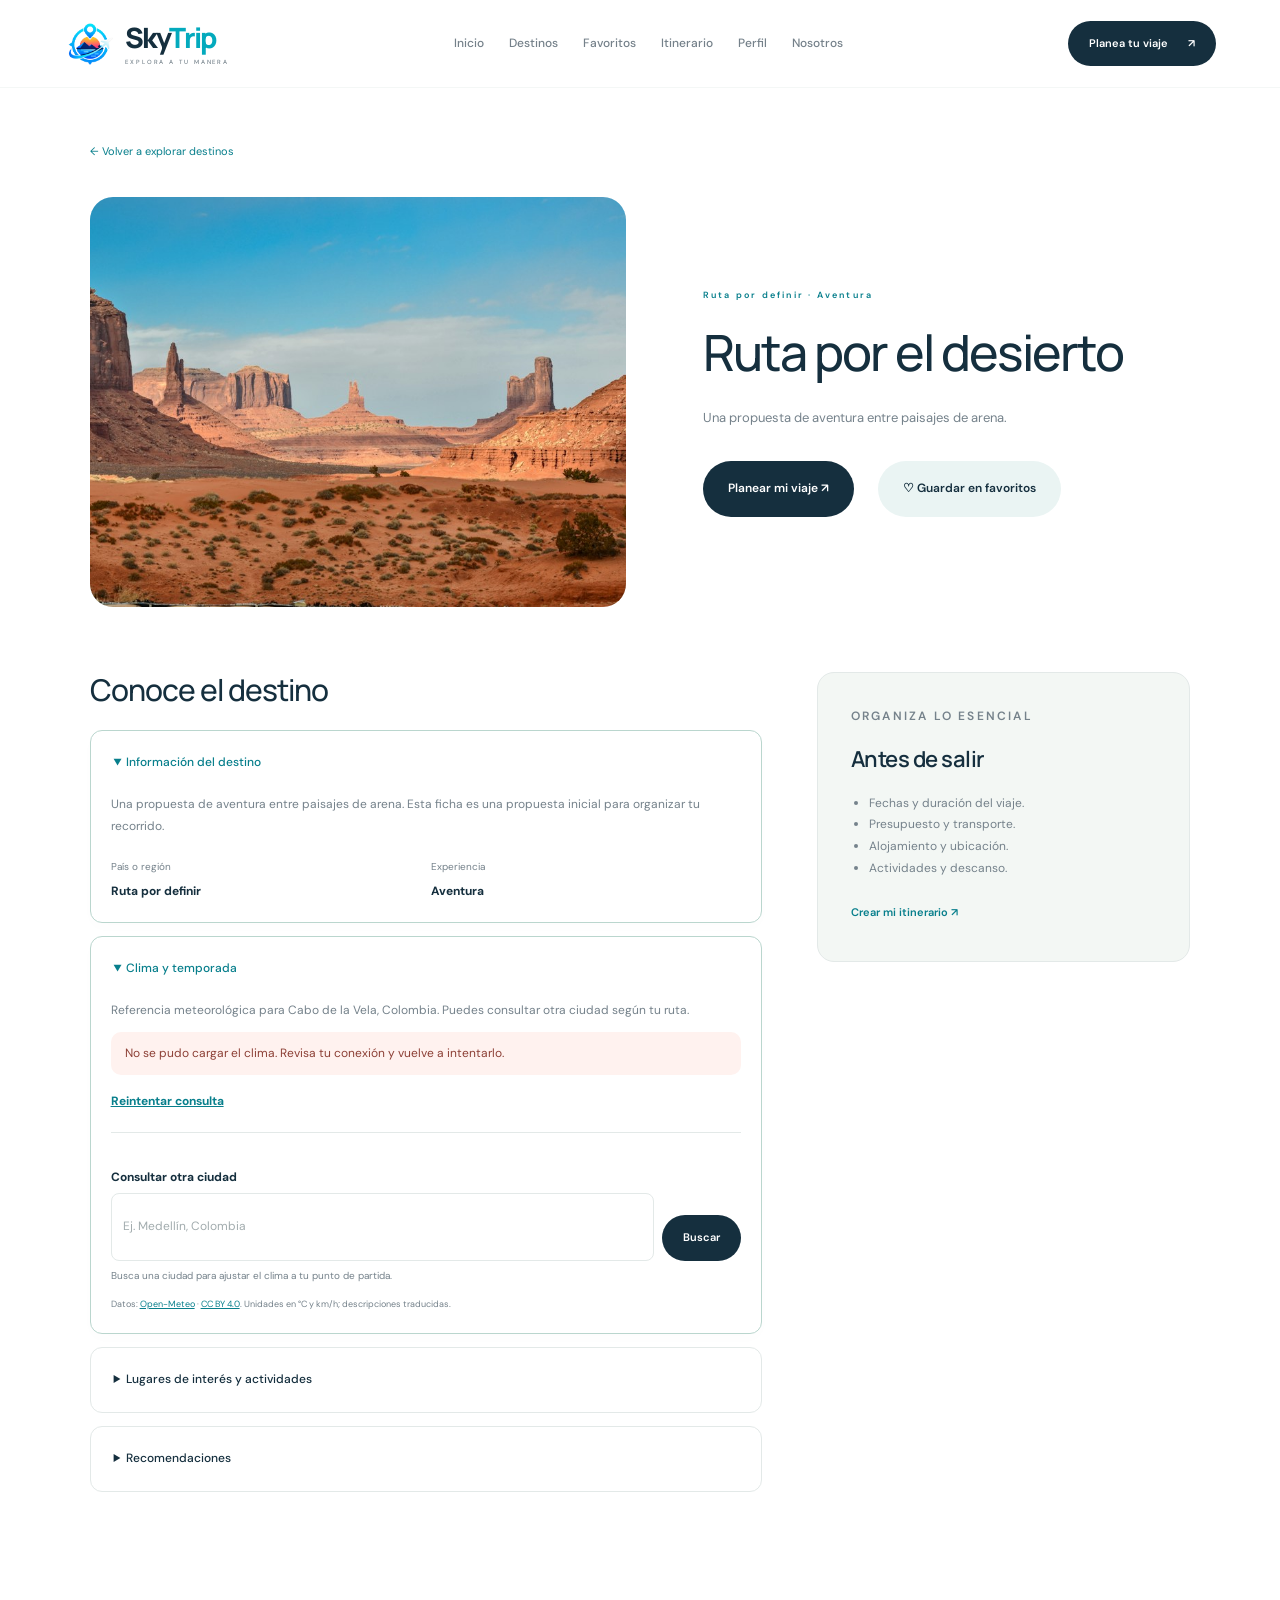
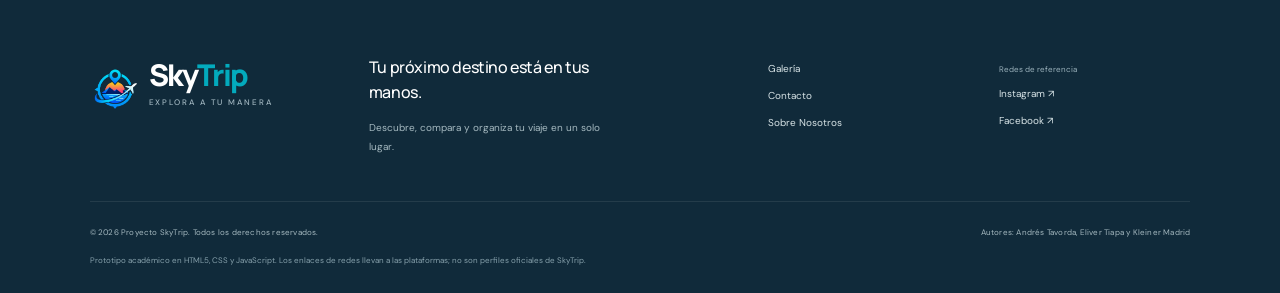
<file: destino-desierto.html>
<!doctype html>
<html lang="es">
<head>
<meta charset="utf-8">
<meta name="viewport" content="width=device-width, initial-scale=1">
<meta name="description" content="Proyecto SkyTrip: descubre destinos, compara alternativas y organiza tu itinerario.">
<meta name="theme-color" content="#f8fafb">
<title>Ruta por el desierto · Proyecto SkyTrip</title>
<link rel="icon" href="assets/logo-emblema.png">
<link rel="stylesheet" href="styles.css?v=20261118-1">
</head>
<body>
<a class="skip" href="#contenido">Saltar al contenido</a>
<header>
<a class="brand" href="index.html" aria-label="SkyTrip, inicio">
<img src="assets/logo-emblema.png" alt="Emblema SkyTrip" width="58" height="58">
<span class="brand-name">Sky<span>Trip</span>
<small>EXPLORA A TU MANERA</small>
</span>
</a>
<nav class="desktop-nav" aria-label="Navegación principal">
<a href="index.html">Inicio</a>
<a href="explorar.html">Destinos</a>
<a href="favoritos.html">Favoritos</a>
<a href="itinerario.html">Itinerario</a>
<a href="perfil.html">Perfil</a>
<a href="acerca.html">Nosotros</a>
</nav>
<details class="mobile-menu">
<summary aria-label="Abrir menú de navegación">
<span>
</span>
<span>
</span>
</summary>
<nav aria-label="Navegación móvil">
<a href="index.html">Inicio</a>
<a href="explorar.html">Destinos</a>
<a href="favoritos.html">Favoritos</a>
<a href="itinerario.html">Itinerario</a>
<a href="perfil.html">Perfil</a>
<a href="acerca.html">Nosotros</a>
</nav>
</details>
<a class="button small" href="itinerario.html">Planea tu viaje <span class="arrow">↗</span>
</a>
</header>
<main id="contenido">
<section class="section compact">
<a class="breadcrumb" href="explorar.html">← Volver a explorar destinos</a>
<div class="destination-hero">
<img src="assets/desierto.jpg" alt="Paisaje de Ruta por el desierto">
<div>
<p class="eyebrow">Ruta por definir · Aventura</p>
<h1>Ruta por el desierto</h1>
<p>Una propuesta de aventura entre paisajes de arena.</p>
<div class="actions">
<a class="button" href="itinerario.html">Planear mi viaje ↗</a>
<button class="button secondary" type="button" data-favorite="desierto" aria-pressed="false">♡ Guardar en favoritos</button>
</div>
</div>
</div>
<div class="detail-layout">
<div>
<h2>Conoce el destino</h2>
<details open>
<summary>Información del destino</summary>
<p>Una propuesta de aventura entre paisajes de arena. Esta ficha es una propuesta inicial para organizar tu recorrido.</p>
<dl>
<div>
<dt>País o región</dt>
<dd>Ruta por definir</dd>
</div>
<div>
<dt>Experiencia</dt>
<dd>Aventura</dd>
</div>
</dl>
</details>
<details open>
<summary>Clima y temporada</summary>
<div class="weather-widget" data-weather-widget data-location-label="Cabo de la Vela, Colombia" data-latitude="12.2020" data-longitude="-72.1690">
<p class="weather-intro" data-weather-location>Referencia meteorológica para Cabo de la Vela, Colombia. Puedes consultar otra ciudad según tu ruta.</p>
<p class="weather-status" data-weather-status role="status" aria-live="polite">Consultando las condiciones actuales…</p>
<button class="weather-retry" type="button" data-weather-retry hidden>Reintentar consulta</button>
<div class="weather-current" data-weather-current hidden></div>
<section class="weather-forecast" data-weather-forecast-section hidden aria-labelledby="weather-title-desierto">
<h3 id="weather-title-desierto">Pronóstico de 5 días</h3>
<ul class="weather-forecast-list" data-weather-forecast></ul>
</section>
<form class="weather-search" data-weather-search>
<label for="weather-city-desierto">Consultar otra ciudad</label>
<div>
<input id="weather-city-desierto" name="city" type="search" maxlength="100" autocomplete="off" placeholder="Ej. Medellín, Colombia" required>
<button class="button small" type="submit" data-weather-search-button>Buscar</button>
</div>
<small>Busca una ciudad para ajustar el clima a tu punto de partida.</small>
</form>
<p class="weather-attribution">Datos: <a href="https://open-meteo.com/" target="_blank" rel="noopener noreferrer">Open-Meteo</a> · <a href="https://creativecommons.org/licenses/by/4.0/" target="_blank" rel="noopener noreferrer">CC BY 4.0</a>. Unidades en °C y km/h; descripciones traducidas.</p>
</div>
</details>
<details>
<summary>Lugares de interés y actividades</summary>
<p>Idea de recorrido: contemplar las dunas, hacer una caminata guiada y observar el paisaje al atardecer. Esta ficha es una idea de experiencia; debes definir el destino y contratar los servicios con un operador local.</p>
</details>
<details>
<summary>Recomendaciones</summary>
<p>Define un presupuesto para transporte, alojamiento, alimentación y actividades. Consulta las condiciones de cada servicio con los proveedores correspondientes.</p>
</details>
</div>
<aside class="side-panel">
<p class="eyebrow">ORGANIZA LO ESENCIAL</p>
<h3>Antes de salir</h3>
<ul>
<li>Fechas y duración del viaje.</li>
<li>Presupuesto y transporte.</li>
<li>Alojamiento y ubicación.</li>
<li>Actividades y descanso.</li>
</ul>
<a class="text-link" href="itinerario.html">Crear mi itinerario ↗</a>
</aside>
</div>
</section>
<p class="favorite-status" data-favorites-status role="status" aria-live="polite"></p>
</main>
<footer>
<div class="footer-top">
<a class="brand footer-brand" href="index.html" aria-label="SkyTrip, inicio">
<img src="assets/logo-emblema.png" alt="Emblema SkyTrip" width="58" height="58">
<span class="brand-name">Sky<span>Trip</span>
<small>EXPLORA A TU MANERA</small>
</span>
</a>
<div>
<strong>Tu próximo destino está en tus manos.</strong>
<p>Descubre, compara y organiza tu viaje en un solo lugar.</p>
</div>
<div>
<a href="index.html#galeria">Galería</a>
<a href="index.html#contacto">Contacto</a>
<a href="acerca.html">Sobre Nosotros</a>
</div>
<div>
<small>Redes de referencia</small>
<a href="https://www.instagram.com/" target="_blank" rel="noopener noreferrer">Instagram ↗</a>
<a href="https://www.facebook.com/" target="_blank" rel="noopener noreferrer">Facebook ↗</a>
</div>
</div>
<div class="footer-bottom">
<span>© 2026 Proyecto SkyTrip. Todos los derechos reservados.</span>
<span>Autores: Andrés Tavorda, Eliver Tiapa y Kleiner Madrid</span>
</div>
<small>Prototipo académico en HTML5, CSS y JavaScript. Los enlaces de redes llevan a las plataformas; no son perfiles oficiales de SkyTrip.</small>
</footer>
<script type="module" src="assets/js/destino-clima.js?v=20261118-1"></script>
<script type="module" src="assets/js/favoritos.js"></script>
</body>
</html>
</file>
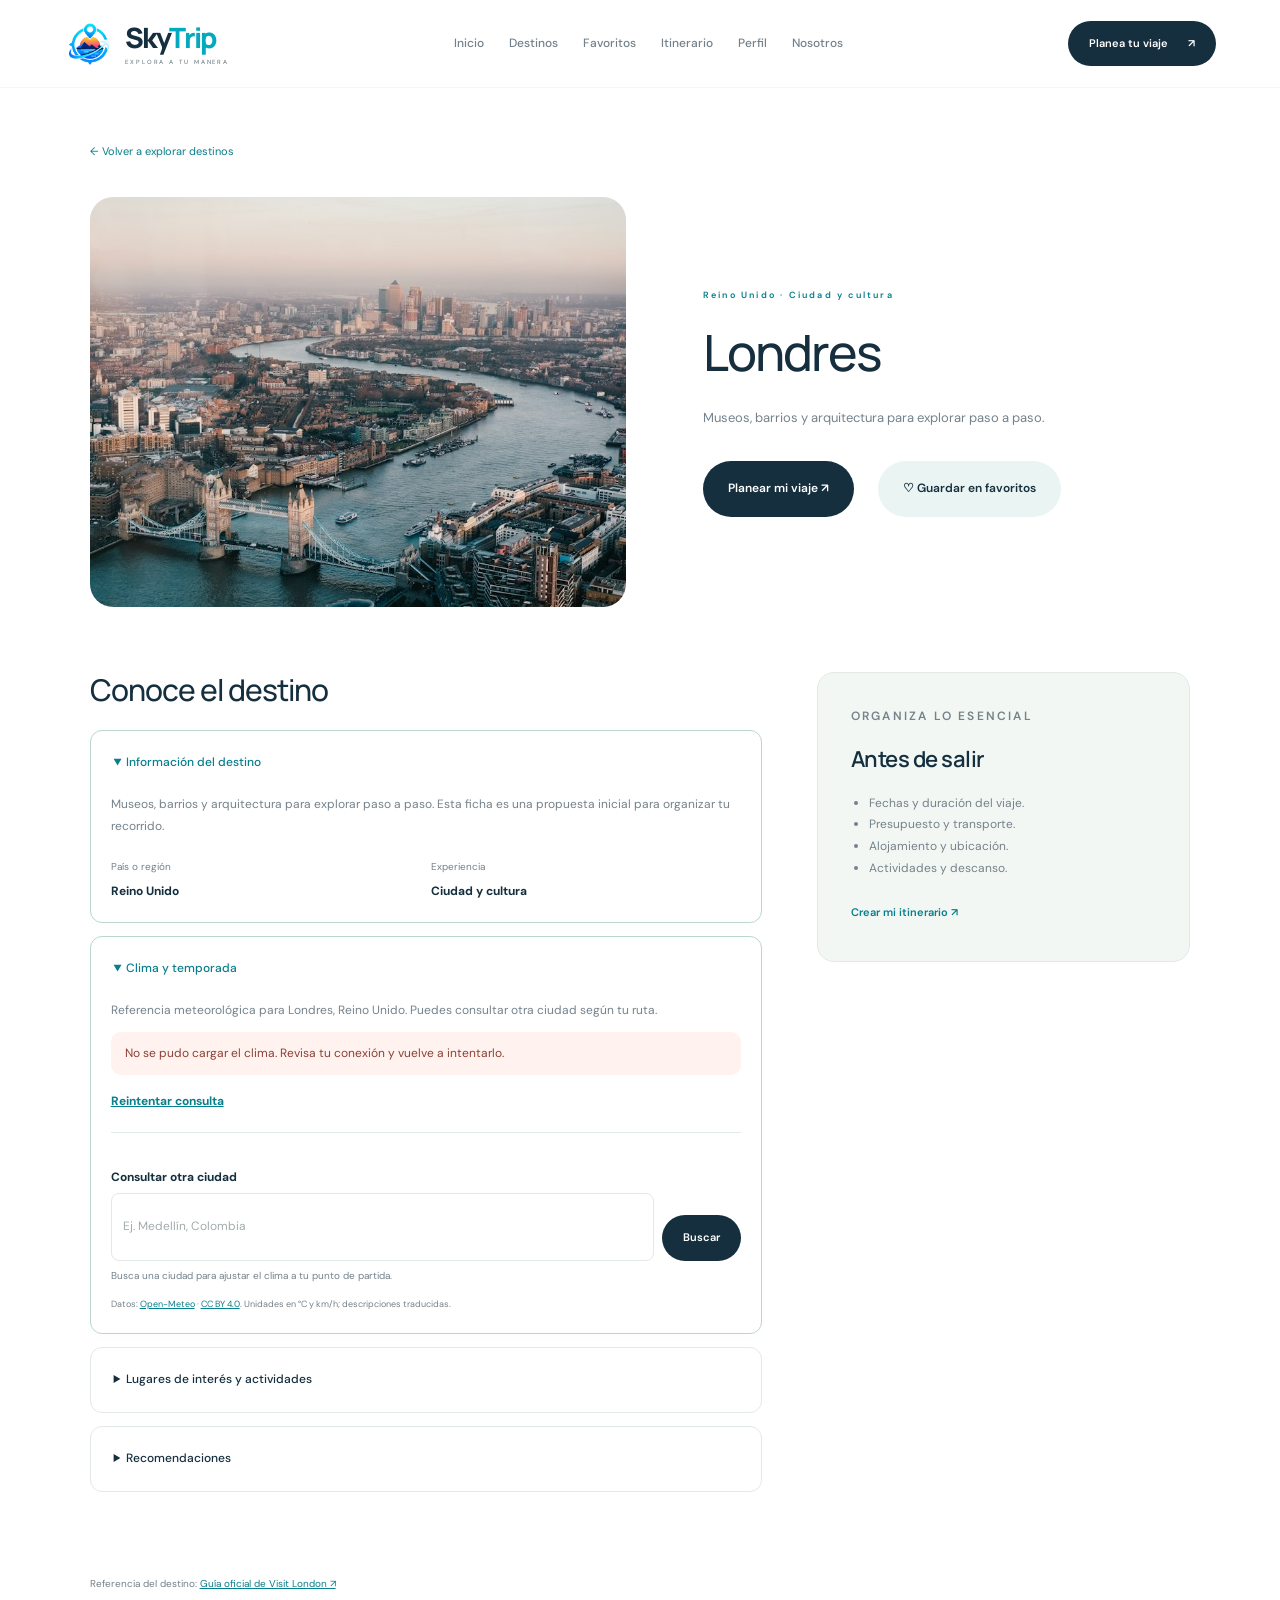
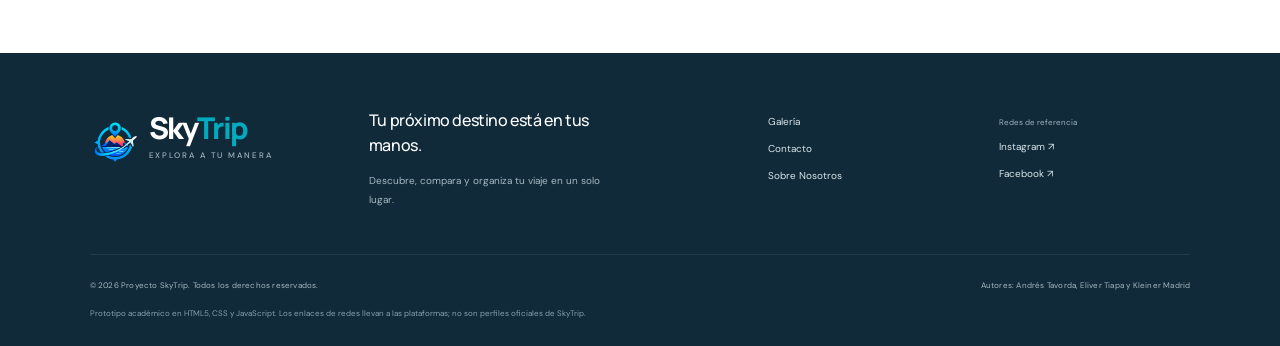
<file: destino-londres.html>
<!doctype html>
<html lang="es">
<head>
<meta charset="utf-8">
<meta name="viewport" content="width=device-width, initial-scale=1">
<meta name="description" content="Proyecto SkyTrip: descubre destinos, compara alternativas y organiza tu itinerario.">
<meta name="theme-color" content="#f8fafb">
<title>Londres · Proyecto SkyTrip</title>
<link rel="icon" href="assets/logo-emblema.png">
<link rel="stylesheet" href="styles.css?v=20261118-1">
</head>
<body>
<a class="skip" href="#contenido">Saltar al contenido</a>
<header>
<a class="brand" href="index.html" aria-label="SkyTrip, inicio">
<img src="assets/logo-emblema.png" alt="Emblema SkyTrip" width="58" height="58">
<span class="brand-name">Sky<span>Trip</span>
<small>EXPLORA A TU MANERA</small>
</span>
</a>
<nav class="desktop-nav" aria-label="Navegación principal">
<a href="index.html">Inicio</a>
<a href="explorar.html">Destinos</a>
<a href="favoritos.html">Favoritos</a>
<a href="itinerario.html">Itinerario</a>
<a href="perfil.html">Perfil</a>
<a href="acerca.html">Nosotros</a>
</nav>
<details class="mobile-menu">
<summary aria-label="Abrir menú de navegación">
<span>
</span>
<span>
</span>
</summary>
<nav aria-label="Navegación móvil">
<a href="index.html">Inicio</a>
<a href="explorar.html">Destinos</a>
<a href="favoritos.html">Favoritos</a>
<a href="itinerario.html">Itinerario</a>
<a href="perfil.html">Perfil</a>
<a href="acerca.html">Nosotros</a>
</nav>
</details>
<a class="button small" href="itinerario.html">Planea tu viaje <span class="arrow">↗</span>
</a>
</header>
<main id="contenido">
<section class="section compact">
<a class="breadcrumb" href="explorar.html">← Volver a explorar destinos</a>
<div class="destination-hero">
<img src="assets/ciudad.jpg" alt="Paisaje de Londres">
<div>
<p class="eyebrow">Reino Unido · Ciudad y cultura</p>
<h1>Londres</h1>
<p>Museos, barrios y arquitectura para explorar paso a paso.</p>
<div class="actions">
<a class="button" href="itinerario.html">Planear mi viaje ↗</a>
<button class="button secondary" type="button" data-favorite="londres" aria-pressed="false">♡ Guardar en favoritos</button>
</div>
</div>
</div>
<div class="detail-layout">
<div>
<h2>Conoce el destino</h2>
<details open>
<summary>Información del destino</summary>
<p>Museos, barrios y arquitectura para explorar paso a paso. Esta ficha es una propuesta inicial para organizar tu recorrido.</p>
<dl>
<div>
<dt>País o región</dt>
<dd>Reino Unido</dd>
</div>
<div>
<dt>Experiencia</dt>
<dd>Ciudad y cultura</dd>
</div>
</dl>
</details>
<details open>
<summary>Clima y temporada</summary>
<div class="weather-widget" data-weather-widget data-location-label="Londres, Reino Unido" data-latitude="51.5072" data-longitude="-0.1276">
<p class="weather-intro" data-weather-location>Referencia meteorológica para Londres, Reino Unido. Puedes consultar otra ciudad según tu ruta.</p>
<p class="weather-status" data-weather-status role="status" aria-live="polite">Consultando las condiciones actuales…</p>
<button class="weather-retry" type="button" data-weather-retry hidden>Reintentar consulta</button>
<div class="weather-current" data-weather-current hidden></div>
<section class="weather-forecast" data-weather-forecast-section hidden aria-labelledby="weather-title-londres">
<h3 id="weather-title-londres">Pronóstico de 5 días</h3>
<ul class="weather-forecast-list" data-weather-forecast></ul>
</section>
<form class="weather-search" data-weather-search>
<label for="weather-city-londres">Consultar otra ciudad</label>
<div>
<input id="weather-city-londres" name="city" type="search" maxlength="100" autocomplete="off" placeholder="Ej. Medellín, Colombia" required>
<button class="button small" type="submit" data-weather-search-button>Buscar</button>
</div>
<small>Busca una ciudad para ajustar el clima a tu punto de partida.</small>
</form>
<p class="weather-attribution">Datos: <a href="https://open-meteo.com/" target="_blank" rel="noopener noreferrer">Open-Meteo</a> · <a href="https://creativecommons.org/licenses/by/4.0/" target="_blank" rel="noopener noreferrer">CC BY 4.0</a>. Unidades en °C y km/h; descripciones traducidas.</p>
</div>
</details>
<details>
<summary>Lugares de interés y actividades</summary>
<p>Explora Westminster y continúa por South Bank, junto al Támesis. En esta zona encontrarás el London Eye, espacios culturales y opciones para caminar y detenerte a comer.</p>
</details>
<details>
<summary>Recomendaciones</summary>
<p>Define un presupuesto para transporte, alojamiento, alimentación y actividades. Consulta las condiciones de cada servicio con los proveedores correspondientes.</p>
</details>
</div>
<aside class="side-panel">
<p class="eyebrow">ORGANIZA LO ESENCIAL</p>
<h3>Antes de salir</h3>
<ul>
<li>Fechas y duración del viaje.</li>
<li>Presupuesto y transporte.</li>
<li>Alojamiento y ubicación.</li>
<li>Actividades y descanso.</li>
</ul>
<a class="text-link" href="itinerario.html">Crear mi itinerario ↗</a>
</aside>
</div>
</section>
<div class="source-note">Referencia del destino: <a href="https://www.visitlondon.com/things-to-do/london-areas/south-bank" target="_blank" rel="noopener noreferrer">Guía oficial de Visit London ↗</a>
</div>
<p class="favorite-status" data-favorites-status role="status" aria-live="polite"></p>
</main>
<footer>
<div class="footer-top">
<a class="brand footer-brand" href="index.html" aria-label="SkyTrip, inicio">
<img src="assets/logo-emblema.png" alt="Emblema SkyTrip" width="58" height="58">
<span class="brand-name">Sky<span>Trip</span>
<small>EXPLORA A TU MANERA</small>
</span>
</a>
<div>
<strong>Tu próximo destino está en tus manos.</strong>
<p>Descubre, compara y organiza tu viaje en un solo lugar.</p>
</div>
<div>
<a href="index.html#galeria">Galería</a>
<a href="index.html#contacto">Contacto</a>
<a href="acerca.html">Sobre Nosotros</a>
</div>
<div>
<small>Redes de referencia</small>
<a href="https://www.instagram.com/" target="_blank" rel="noopener noreferrer">Instagram ↗</a>
<a href="https://www.facebook.com/" target="_blank" rel="noopener noreferrer">Facebook ↗</a>
</div>
</div>
<div class="footer-bottom">
<span>© 2026 Proyecto SkyTrip. Todos los derechos reservados.</span>
<span>Autores: Andrés Tavorda, Eliver Tiapa y Kleiner Madrid</span>
</div>
<small>Prototipo académico en HTML5, CSS y JavaScript. Los enlaces de redes llevan a las plataformas; no son perfiles oficiales de SkyTrip.</small>
</footer>
<script type="module" src="assets/js/destino-clima.js?v=20261118-1"></script>
<script type="module" src="assets/js/favoritos.js"></script>
</body>
</html>
</file>
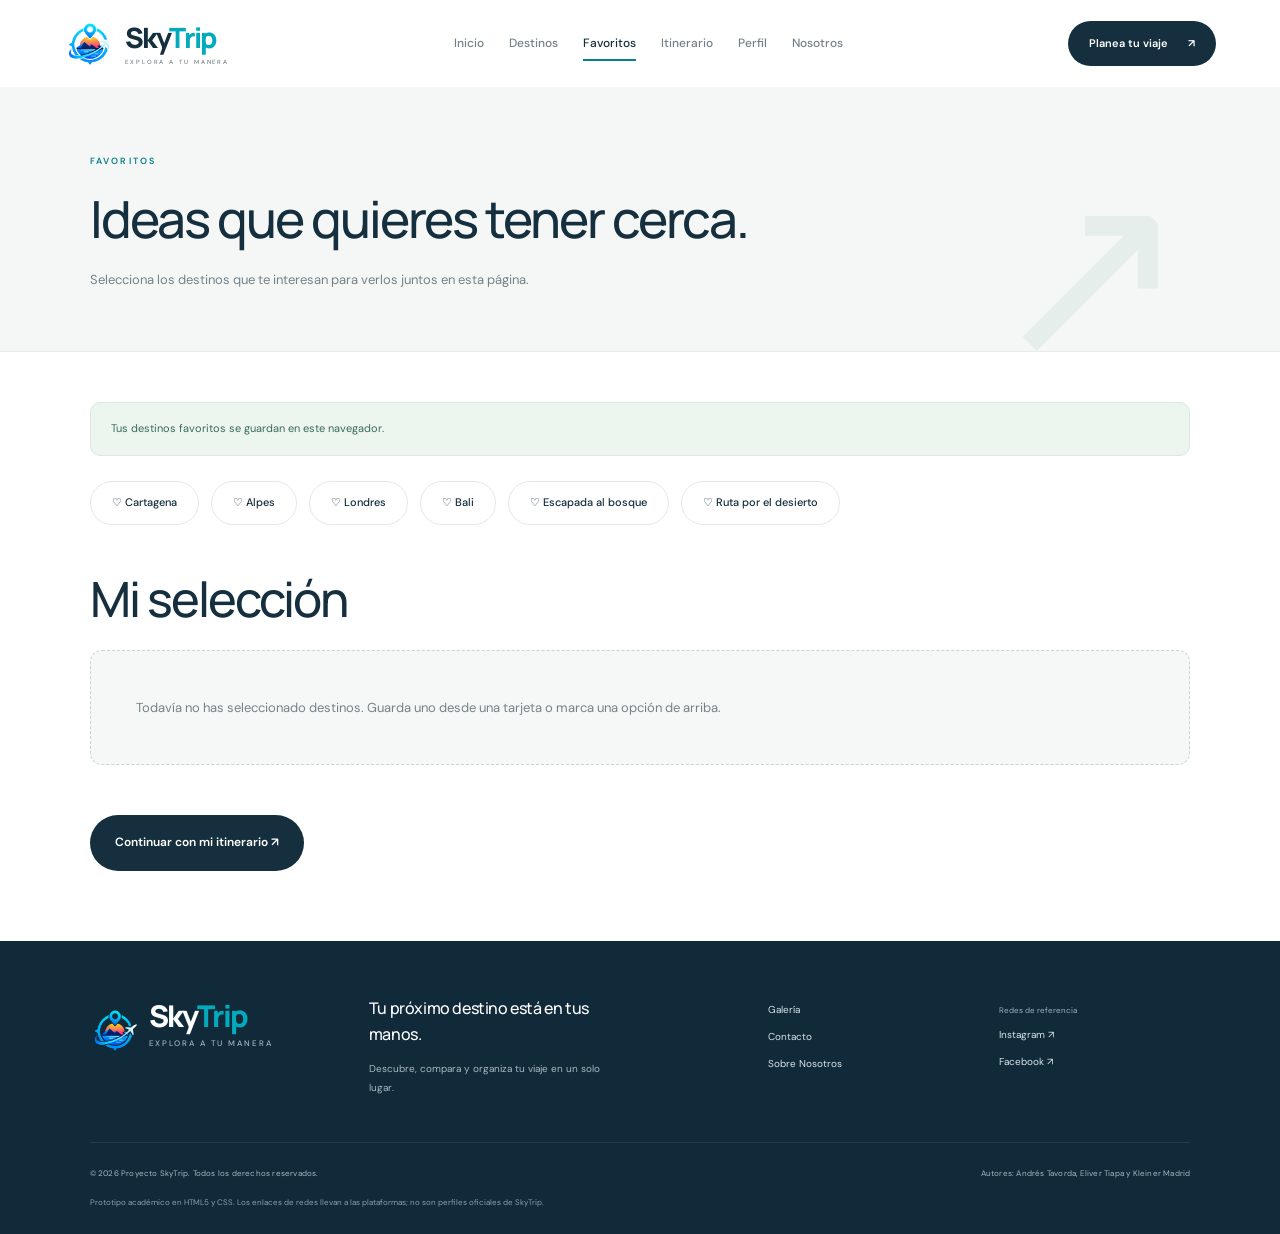
<file: favoritos.html>
<!doctype html>
<html lang="es">
<head>
<meta charset="utf-8">
<meta name="viewport" content="width=device-width, initial-scale=1">
<meta name="description" content="Proyecto SkyTrip: descubre destinos, compara alternativas y organiza tu itinerario.">
<meta name="theme-color" content="#f8fafb">
<title>Favoritos · Proyecto SkyTrip</title>
<link rel="icon" href="assets/logo-emblema.png">
<link rel="stylesheet" href="styles.css?v=20261021-2">
</head>
<body>
<a class="skip" href="#contenido">Saltar al contenido</a>
<header>
<a class="brand" href="index.html" aria-label="SkyTrip, inicio">
<img src="assets/logo-emblema.png" alt="Emblema SkyTrip" width="58" height="58">
<span class="brand-name">Sky<span>Trip</span>
<small>EXPLORA A TU MANERA</small>
</span>
</a>
<nav class="desktop-nav" aria-label="Navegación principal">
<a href="index.html">Inicio</a>
<a href="explorar.html">Destinos</a>
<a href="favoritos.html" aria-current="page">Favoritos</a>
<a href="itinerario.html">Itinerario</a>
<a href="perfil.html">Perfil</a>
<a href="acerca.html">Nosotros</a>
</nav>
<details class="mobile-menu">
<summary aria-label="Abrir menú de navegación">
<span>
</span>
<span>
</span>
</summary>
<nav aria-label="Navegación móvil">
<a href="index.html">Inicio</a>
<a href="explorar.html">Destinos</a>
<a href="favoritos.html" aria-current="page">Favoritos</a>
<a href="itinerario.html">Itinerario</a>
<a href="perfil.html">Perfil</a>
<a href="acerca.html">Nosotros</a>
</nav>
</details>
<a class="button small" href="itinerario.html">Planea tu viaje <span class="arrow">↗</span>
</a>
</header>
<main id="contenido">
<section class="page-intro">
<p class="eyebrow">FAVORITOS</p>
<h1>Ideas que quieres tener cerca.</h1>
<p>Selecciona los destinos que te interesan para verlos juntos en esta página.</p>
</section>
<section class="section compact favorites-page">
<p class="notice">Tus destinos favoritos se guardan en este navegador.</p>
<p data-favorites-status role="status" aria-live="polite"></p>
<div class="favorite-options">
<div>
<input type="checkbox" id="fav-cartagena" value="cartagena">
<label for="fav-cartagena">♡ Cartagena</label>
</div>
<div>
<input type="checkbox" id="fav-alpes" value="alpes">
<label for="fav-alpes">♡ Alpes</label>
</div>
<div>
<input type="checkbox" id="fav-londres" value="londres">
<label for="fav-londres">♡ Londres</label>
</div>
<div>
<input type="checkbox" id="fav-bali" value="bali">
<label for="fav-bali">♡ Bali</label>
</div>
<div>
<input type="checkbox" id="fav-bosque" value="bosque">
<label for="fav-bosque">♡ Escapada al bosque</label>
</div>
<div>
<input type="checkbox" id="fav-desierto" value="desierto">
<label for="fav-desierto">♡ Ruta por el desierto</label>
</div>
</div>
<h2>Mi selección</h2>
<p class="empty-favorites">Todavía no has seleccionado destinos. Guarda uno desde una tarjeta o marca una opción de arriba.</p>
<div class="cards favorites-grid">
<article class="destination-card playa saved-cartagena" data-destination="cartagena">
<a class="card-image" href="destino-cartagena.html">
<img src="assets/costa.jpg" alt="Paisaje de Cartagena" loading="lazy">
<span class="badge">Playa y cultura</span>
</a>
<div class="card-body">
<p class="location">Colombia</p>
<h3>
<a href="destino-cartagena.html">Cartagena</a>
</h3>
<p>Calles con historia y una idea de viaje junto al Caribe.</p>
<a class="text-link" href="destino-cartagena.html">Descubrir destino <span class="arrow">↗</span>
</a>
</div>
</article>
<article class="destination-card naturaleza saved-alpes" data-destination="alpes">
<a class="card-image" href="destino-alpes.html">
<img src="assets/montana.jpg" alt="Paisaje de Alpes" loading="lazy">
<span class="badge">Naturaleza</span>
</a>
<div class="card-body">
<p class="location">Europa</p>
<h3>
<a href="destino-alpes.html">Alpes</a>
</h3>
<p>Montañas y lagos para imaginar una ruta a tu propio ritmo.</p>
<a class="text-link" href="destino-alpes.html">Descubrir destino <span class="arrow">↗</span>
</a>
</div>
</article>
<article class="destination-card ciudad saved-londres" data-destination="londres">
<a class="card-image" href="destino-londres.html">
<img src="assets/ciudad.jpg" alt="Paisaje de Londres" loading="lazy">
<span class="badge">Ciudad y cultura</span>
</a>
<div class="card-body">
<p class="location">Reino Unido</p>
<h3>
<a href="destino-londres.html">Londres</a>
</h3>
<p>Museos, barrios y arquitectura para explorar paso a paso.</p>
<a class="text-link" href="destino-londres.html">Descubrir destino <span class="arrow">↗</span>
</a>
</div>
</article>
<article class="destination-card naturaleza saved-bali" data-destination="bali">
<a class="card-image" href="destino-bali.html">
<img src="assets/bali.jpg" alt="Paisaje de Bali" loading="lazy">
<span class="badge">Naturaleza y cultura</span>
</a>
<div class="card-body">
<p class="location">Indonesia</p>
<h3>
<a href="destino-bali.html">Bali</a>
</h3>
<p>Paisajes tropicales para combinar descanso y recorridos.</p>
<a class="text-link" href="destino-bali.html">Descubrir destino <span class="arrow">↗</span>
</a>
</div>
</article>
<article class="destination-card naturaleza saved-bosque" data-destination="bosque">
<a class="card-image" href="destino-bosque.html">
<img src="assets/bosque.jpg" alt="Paisaje de Escapada al bosque" loading="lazy">
<span class="badge">Naturaleza</span>
</a>
<div class="card-body">
<p class="location">Ruta por definir</p>
<h3>
<a href="destino-bosque.html">Escapada al bosque</a>
</h3>
<p>Un viaje entre árboles y senderos para desconectar.</p>
<a class="text-link" href="destino-bosque.html">Descubrir destino <span class="arrow">↗</span>
</a>
</div>
</article>
<article class="destination-card aventura saved-desierto" data-destination="desierto">
<a class="card-image" href="destino-desierto.html">
<img src="assets/desierto.jpg" alt="Paisaje de Ruta por el desierto" loading="lazy">
<span class="badge">Aventura</span>
</a>
<div class="card-body">
<p class="location">Ruta por definir</p>
<h3>
<a href="destino-desierto.html">Ruta por el desierto</a>
</h3>
<p>Una propuesta de aventura entre paisajes de arena.</p>
<a class="text-link" href="destino-desierto.html">Descubrir destino <span class="arrow">↗</span>
</a>
</div>
</article>
</div>
<a class="button spaced" href="itinerario.html">Continuar con mi itinerario ↗</a>
</section>
</main>
<footer>
<div class="footer-top">
<a class="brand footer-brand" href="index.html" aria-label="SkyTrip, inicio">
<img src="assets/logo-emblema.png" alt="Emblema SkyTrip" width="58" height="58">
<span class="brand-name">Sky<span>Trip</span>
<small>EXPLORA A TU MANERA</small>
</span>
</a>
<div>
<strong>Tu próximo destino está en tus manos.</strong>
<p>Descubre, compara y organiza tu viaje en un solo lugar.</p>
</div>
<div>
<a href="index.html#galeria">Galería</a>
<a href="index.html#contacto">Contacto</a>
<a href="acerca.html">Sobre Nosotros</a>
</div>
<div>
<small>Redes de referencia</small>
<a href="https://www.instagram.com/" target="_blank" rel="noopener noreferrer">Instagram ↗</a>
<a href="https://www.facebook.com/" target="_blank" rel="noopener noreferrer">Facebook ↗</a>
</div>
</div>
<div class="footer-bottom">
<span>© 2026 Proyecto SkyTrip. Todos los derechos reservados.</span>
<span>Autores: Andrés Tavorda, Eliver Tiapa y Kleiner Madrid</span>
</div>
<small>Prototipo académico en HTML5 y CSS. Los enlaces de redes llevan a las plataformas; no son perfiles oficiales de SkyTrip.</small>
</footer>
<script type="module" src="assets/js/favoritos.js"></script>
</body>
</html>
</file>
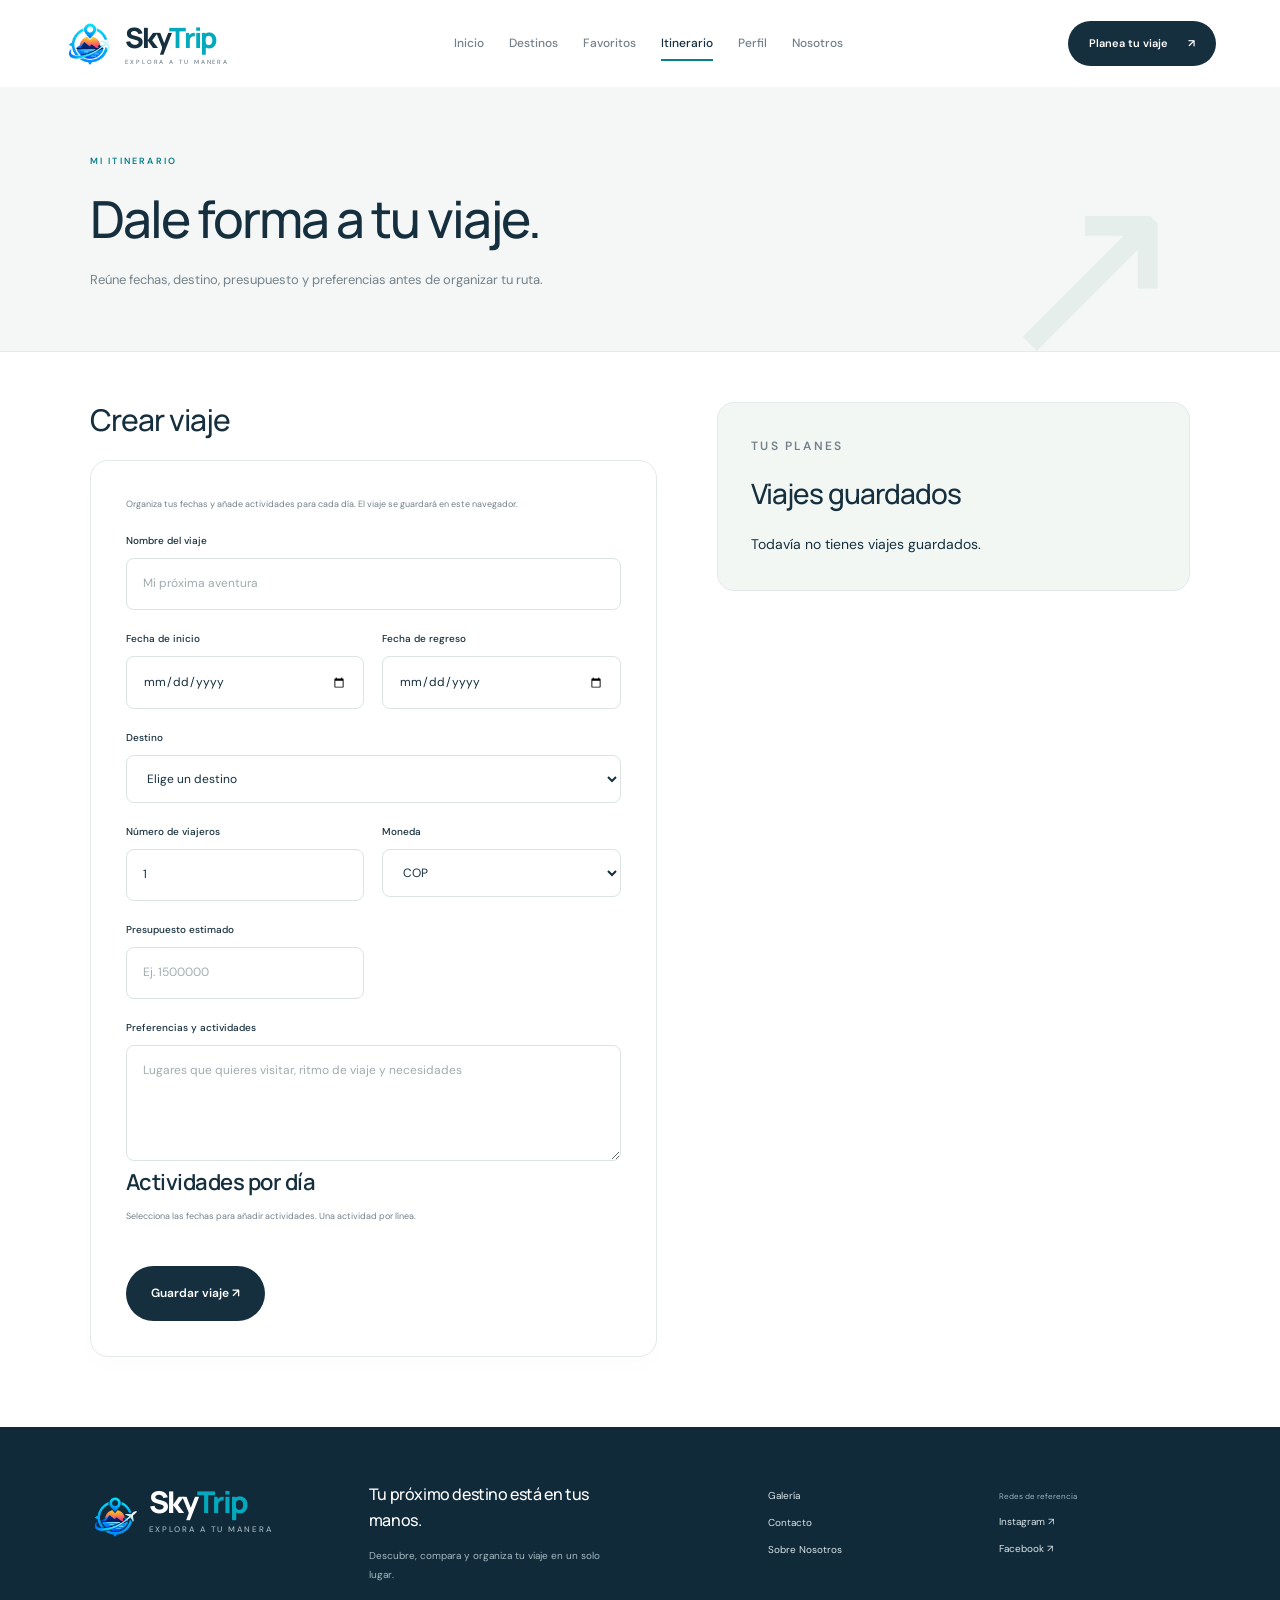
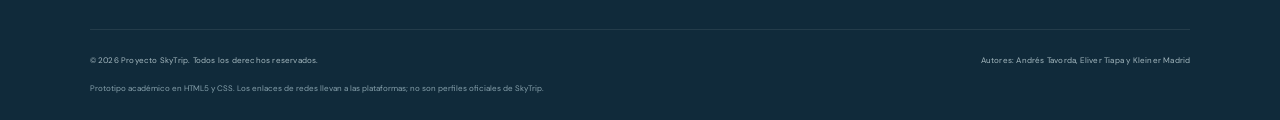
<file: itinerario.html>
<!doctype html>
<html lang="es">
<head>
<meta charset="utf-8">
<meta name="viewport" content="width=device-width, initial-scale=1">
<meta name="description" content="Proyecto SkyTrip: descubre destinos, compara alternativas y organiza tu itinerario.">
<meta name="theme-color" content="#f8fafb">
<title>Mi itinerario · Proyecto SkyTrip</title>
<link rel="icon" href="assets/logo-emblema.png">
<link rel="stylesheet" href="styles.css?v=20261021-2">
</head>
<body>
<a class="skip" href="#contenido">Saltar al contenido</a>
<header>
<a class="brand" href="index.html" aria-label="SkyTrip, inicio">
<img src="assets/logo-emblema.png" alt="Emblema SkyTrip" width="58" height="58">
<span class="brand-name">Sky<span>Trip</span>
<small>EXPLORA A TU MANERA</small>
</span>
</a>
<nav class="desktop-nav" aria-label="Navegación principal">
<a href="index.html">Inicio</a>
<a href="explorar.html">Destinos</a>
<a href="favoritos.html">Favoritos</a>
<a href="itinerario.html" aria-current="page">Itinerario</a>
<a href="perfil.html">Perfil</a>
<a href="acerca.html">Nosotros</a>
</nav>
<details class="mobile-menu">
<summary aria-label="Abrir menú de navegación">
<span>
</span>
<span>
</span>
</summary>
<nav aria-label="Navegación móvil">
<a href="index.html">Inicio</a>
<a href="explorar.html">Destinos</a>
<a href="favoritos.html">Favoritos</a>
<a href="itinerario.html" aria-current="page">Itinerario</a>
<a href="perfil.html">Perfil</a>
<a href="acerca.html">Nosotros</a>
</nav>
</details>
<a class="button small" href="itinerario.html">Planea tu viaje <span class="arrow">↗</span>
</a>
</header>
<main id="contenido">
<section class="page-intro">
<p class="eyebrow">MI ITINERARIO</p>
<h1>Dale forma a tu viaje.</h1>
<p>Reúne fechas, destino, presupuesto y preferencias antes de organizar tu ruta.</p>
</section>
<section class="section compact planner-layout">
<div>
<h2>Crear viaje</h2>
<form class="panel-form" id="trip-form">
<p class="form-note">Organiza tus fechas y añade actividades para cada día. El viaje se guardará en este navegador.</p>
<label for="viaje">Nombre del viaje</label>
<input id="viaje" required placeholder="Mi próxima aventura" maxlength="100">
<div class="field-row">
<div>
<label for="inicio">Fecha de inicio</label>
<input id="inicio" type="date" required>
</div>
<div>
<label for="fin">Fecha de regreso</label>
<input id="fin" type="date" required>
</div>
</div>
<label for="destino">Destino</label>
<select id="destino" required>
<option value="">Elige un destino</option>
<option>Cartagena</option>
<option>Alpes</option>
<option>Londres</option>
<option>Bali</option>
<option>Escapada al bosque</option>
<option>Ruta por el desierto</option>
</select>
<div class="field-row">
<div>
<label for="viajeros">Número de viajeros</label>
<input id="viajeros" type="number" min="1" step="1" required value="1">
<label for="presupuesto">Presupuesto estimado</label>
<input id="presupuesto" type="number" min="1" step="1" placeholder="Ej. 1500000" required>
</div>
<div>
<label for="moneda">Moneda</label>
<select id="moneda">
<option>COP</option>
<option>USD</option>
<option>EUR</option>
</select>
</div>
</div>
<label for="preferencias">Preferencias y actividades</label>
<textarea id="preferencias" rows="4" placeholder="Lugares que quieres visitar, ritmo de viaje y necesidades">
</textarea>
<h3>Actividades por día</h3>
<p class="form-note">Selecciona las fechas para añadir actividades. Una actividad por línea.</p>
<div id="trip-days"></div>
<div class="form-actions">
<button class="button" type="submit">Guardar viaje ↗</button>
<button class="button-cancel" id="cancel-edit" type="button" hidden>Cancelar edición</button>
</div>
<p class="notice" id="trip-message" role="status" aria-live="polite" hidden></p>
</form>
</div>
<aside>
<div class="side-panel"><p class="eyebrow">TUS PLANES</p><h2>Viajes guardados</h2><div id="saved-trips"></div></div>
</aside>
</section>
</main>
<footer>
<div class="footer-top">
<a class="brand footer-brand" href="index.html" aria-label="SkyTrip, inicio">
<img src="assets/logo-emblema.png" alt="Emblema SkyTrip" width="58" height="58">
<span class="brand-name">Sky<span>Trip</span>
<small>EXPLORA A TU MANERA</small>
</span>
</a>
<div>
<strong>Tu próximo destino está en tus manos.</strong>
<p>Descubre, compara y organiza tu viaje en un solo lugar.</p>
</div>
<div>
<a href="index.html#galeria">Galería</a>
<a href="index.html#contacto">Contacto</a>
<a href="acerca.html">Sobre Nosotros</a>
</div>
<div>
<small>Redes de referencia</small>
<a href="https://www.instagram.com/" target="_blank" rel="noopener noreferrer">Instagram ↗</a>
<a href="https://www.facebook.com/" target="_blank" rel="noopener noreferrer">Facebook ↗</a>
</div>
</div>
<div class="footer-bottom">
<span>© 2026 Proyecto SkyTrip. Todos los derechos reservados.</span>
<span>Autores: Andrés Tavorda, Eliver Tiapa y Kleiner Madrid</span>
</div>
<small>Prototipo académico en HTML5 y CSS. Los enlaces de redes llevan a las plataformas; no son perfiles oficiales de SkyTrip.</small>
</footer>
<script type="module" src="assets/js/itinerario.js"></script>
</body>
</html>
</file>
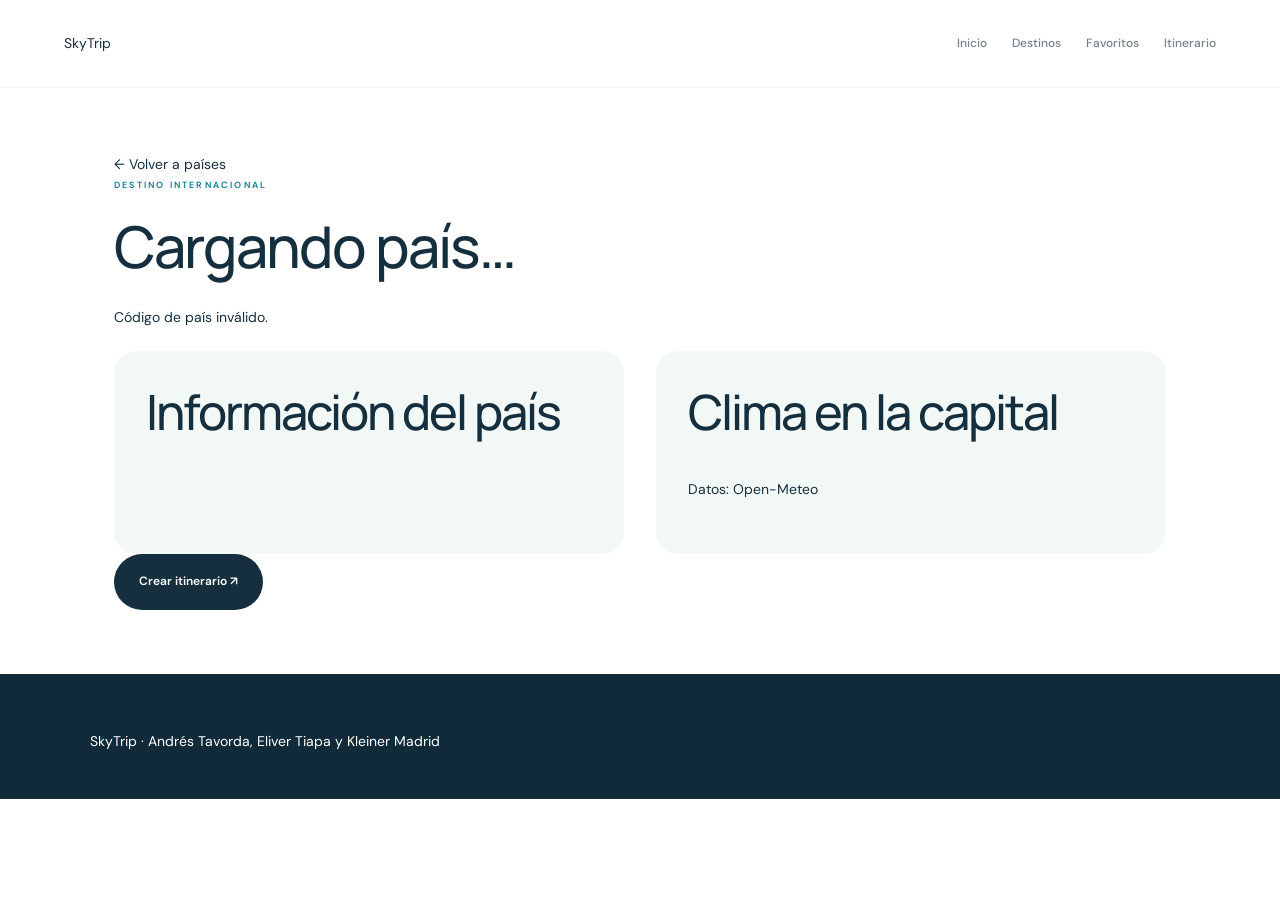
<file: pais-detalle.html>
<!doctype html>
<html lang="es"><head><meta charset="utf-8"><meta name="viewport" content="width=device-width, initial-scale=1"><title>País · SkyTrip</title><link rel="stylesheet" href="styles.css"><style>
.country-page{max-width:1100px;margin:4rem auto;padding:0 1.5rem}.country-layout{display:grid;grid-template-columns:1fr 1fr;gap:2rem}.country-panel{padding:2rem;background:#f2f8f6;border-radius:22px}.country-flag{max-width:300px;width:100%;border-radius:14px}.country-meta{display:grid;grid-template-columns:1fr 2fr;gap:.8rem}.country-meta dt{font-weight:700}.forecast{display:flex;flex-wrap:wrap;gap:1rem}.forecast li{list-style:none;background:white;padding:1rem;border-radius:12px}@media(max-width:700px){.country-layout{grid-template-columns:1fr}}
</style></head><body><header><a class="brand" href="index.html">SkyTrip</a><nav class="desktop-nav" aria-label="Navegación principal"><a href="index.html">Inicio</a><a href="explorar.html">Destinos</a><a href="favoritos.html">Favoritos</a><a href="itinerario.html">Itinerario</a></nav></header><main class="country-page"><a href="explorar.html#countries-section">← Volver a países</a><p class="eyebrow">DESTINO INTERNACIONAL</p><h1 id="country-title">Cargando país…</h1><p id="country-status" role="status" aria-live="polite"></p><div class="country-layout"><section class="country-panel" aria-labelledby="about-title"><img id="country-flag" class="country-flag" alt="" hidden><h2 id="about-title">Información del país</h2><dl id="country-meta" class="country-meta"></dl></section><section class="country-panel" aria-labelledby="weather-title"><h2 id="weather-title">Clima en la capital</h2><p id="weather-status" role="status">Consultando clima…</p><div id="weather-current"></div><ul id="forecast" class="forecast"></ul><p>Datos: <a href="https://open-meteo.com/" target="_blank" rel="noopener noreferrer">Open-Meteo</a></p></section></div><p><a class="button" id="plan-country" href="itinerario.html">Crear itinerario ↗</a></p></main><footer><p>SkyTrip · Andrés Tavorda, Eliver Tiapa y Kleiner Madrid</p></footer><script type="module" src="assets/js/pais-detalle.js?v=20261127-2"></script></body></html>
</file>
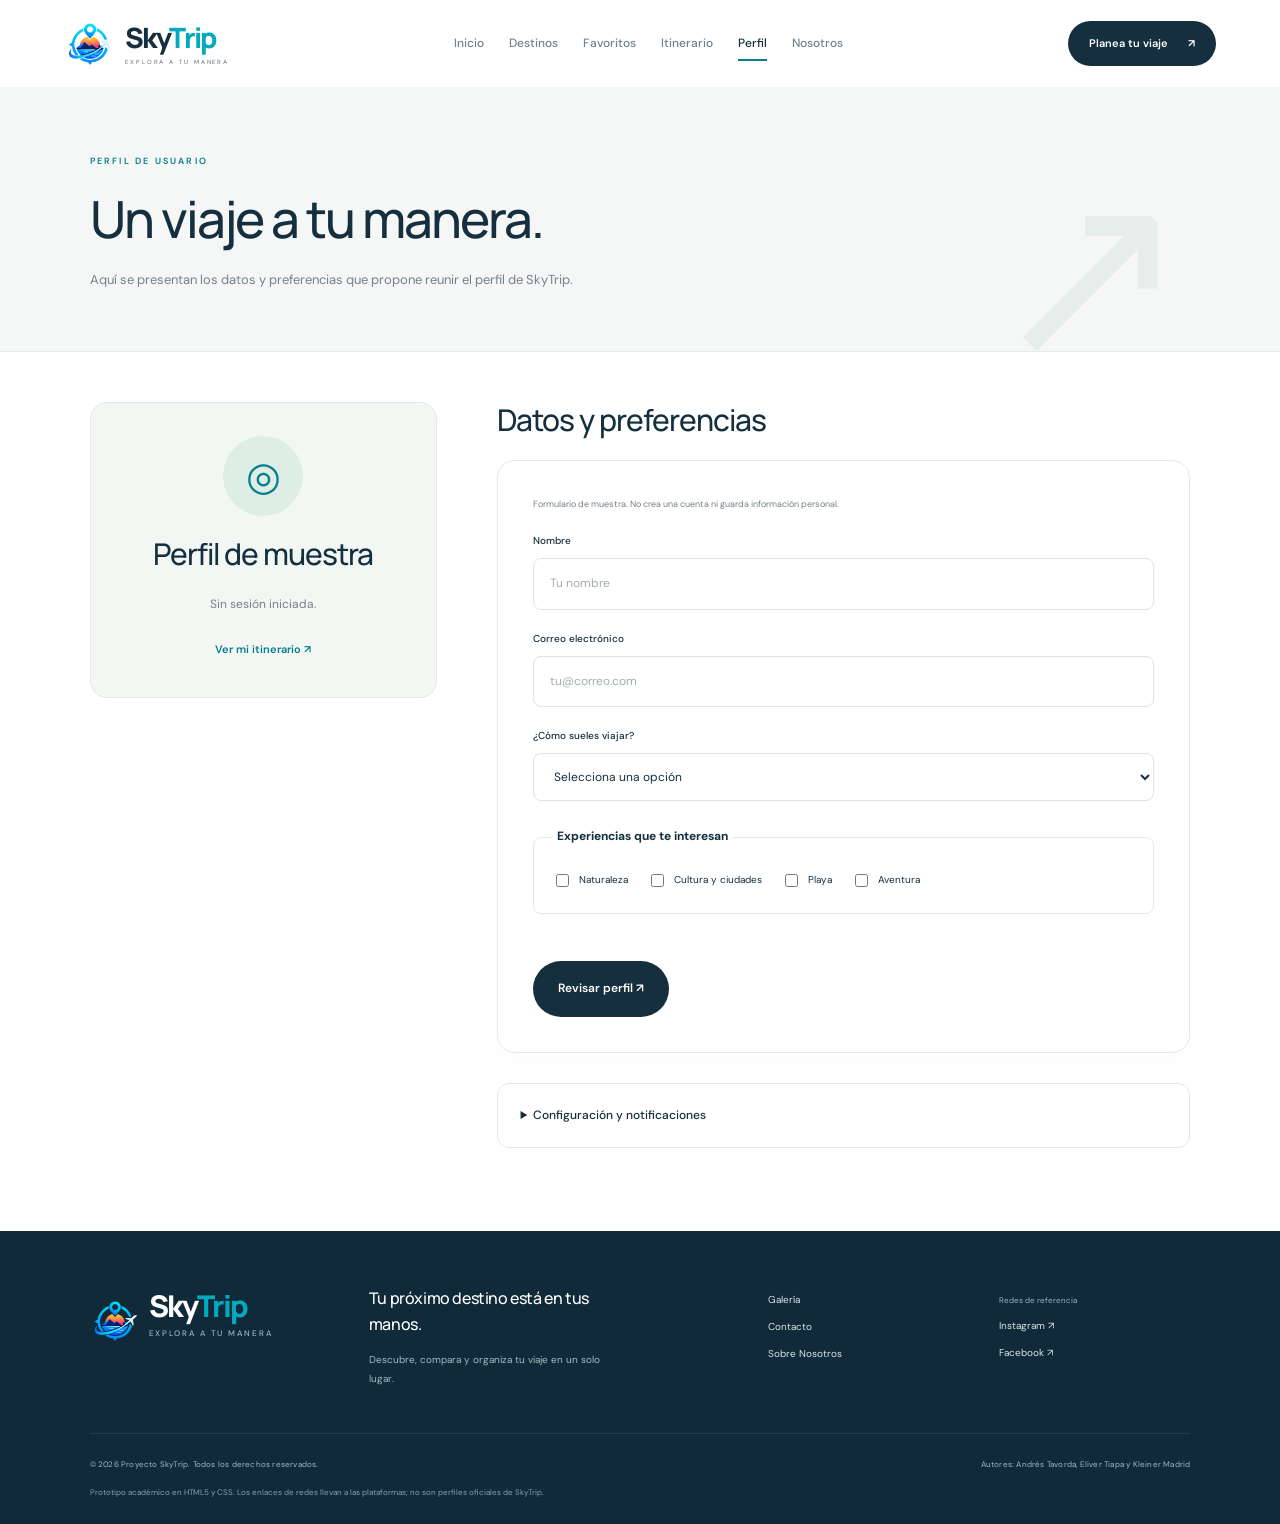
<file: perfil.html>
<!doctype html>
<html lang="es">
<head>
<meta charset="utf-8">
<meta name="viewport" content="width=device-width, initial-scale=1">
<meta name="description" content="Proyecto SkyTrip: descubre destinos, compara alternativas y organiza tu itinerario.">
<meta name="theme-color" content="#f8fafb">
<title>Perfil · Proyecto SkyTrip</title>
<link rel="icon" href="assets/logo-emblema.png">
<link rel="stylesheet" href="styles.css?v=20261021-2">
</head>
<body>
<a class="skip" href="#contenido">Saltar al contenido</a>
<header>
<a class="brand" href="index.html" aria-label="SkyTrip, inicio">
<img src="assets/logo-emblema.png" alt="Emblema SkyTrip" width="58" height="58">
<span class="brand-name">Sky<span>Trip</span>
<small>EXPLORA A TU MANERA</small>
</span>
</a>
<nav class="desktop-nav" aria-label="Navegación principal">
<a href="index.html">Inicio</a>
<a href="explorar.html">Destinos</a>
<a href="favoritos.html">Favoritos</a>
<a href="itinerario.html">Itinerario</a>
<a href="perfil.html" aria-current="page">Perfil</a>
<a href="acerca.html">Nosotros</a>
</nav>
<details class="mobile-menu">
<summary aria-label="Abrir menú de navegación">
<span>
</span>
<span>
</span>
</summary>
<nav aria-label="Navegación móvil">
<a href="index.html">Inicio</a>
<a href="explorar.html">Destinos</a>
<a href="favoritos.html">Favoritos</a>
<a href="itinerario.html">Itinerario</a>
<a href="perfil.html" aria-current="page">Perfil</a>
<a href="acerca.html">Nosotros</a>
</nav>
</details>
<a class="button small" href="itinerario.html">Planea tu viaje <span class="arrow">↗</span>
</a>
</header>
<main id="contenido">
<section class="page-intro">
<p class="eyebrow">PERFIL DE USUARIO</p>
<h1>Un viaje a tu manera.</h1>
<p>Aquí se presentan los datos y preferencias que propone reunir el perfil de SkyTrip.</p>
</section>
<section class="section compact profile-layout">
<aside class="side-panel profile-summary">
<span class="avatar" aria-hidden="true">◎</span>
<h2>Perfil de muestra</h2>
<p>Sin sesión iniciada.</p>
<a class="text-link" href="itinerario.html">Ver mi itinerario ↗</a>
</aside>
<div>
<h2>Datos y preferencias</h2>
<form class="panel-form" action="#perfil-validado" method="get">
<p class="form-note">Formulario de muestra. No crea una cuenta ni guarda información personal.</p>
<label for="perfil-nombre">Nombre</label>
<input id="perfil-nombre" autocomplete="name" required placeholder="Tu nombre">
<label for="perfil-correo">Correo electrónico</label>
<input id="perfil-correo" autocomplete="email" type="email" required placeholder="tu@correo.com">
<label for="tipo-viaje">¿Cómo sueles viajar?</label>
<select id="tipo-viaje">
<option>Selecciona una opción</option>
<option>Solo</option>
<option>En pareja</option>
<option>En familia</option>
<option>Con amigos</option>
<option>Por trabajo</option>
</select>
<fieldset>
<legend>Experiencias que te interesan</legend>
<label class="check-label">
<input type="checkbox"> Naturaleza</label>
<label class="check-label">
<input type="checkbox"> Cultura y ciudades</label>
<label class="check-label">
<input type="checkbox"> Playa</label>
<label class="check-label">
<input type="checkbox"> Aventura</label>
</fieldset>
<button class="button" type="submit">Revisar perfil ↗</button>
<p class="notice target-note" id="perfil-validado">Validación completada. Los datos del perfil no se han guardado.</p>
</form>
<details class="spaced">
<summary>Configuración y notificaciones</summary>
<p>El inicio de sesión, las alertas, el cambio de contraseña y las preferencias permanentes se contemplan para una etapa posterior.</p>
</details>
</div>
</section>
</main>
<footer>
<div class="footer-top">
<a class="brand footer-brand" href="index.html" aria-label="SkyTrip, inicio">
<img src="assets/logo-emblema.png" alt="Emblema SkyTrip" width="58" height="58">
<span class="brand-name">Sky<span>Trip</span>
<small>EXPLORA A TU MANERA</small>
</span>
</a>
<div>
<strong>Tu próximo destino está en tus manos.</strong>
<p>Descubre, compara y organiza tu viaje en un solo lugar.</p>
</div>
<div>
<a href="index.html#galeria">Galería</a>
<a href="index.html#contacto">Contacto</a>
<a href="acerca.html">Sobre Nosotros</a>
</div>
<div>
<small>Redes de referencia</small>
<a href="https://www.instagram.com/" target="_blank" rel="noopener noreferrer">Instagram ↗</a>
<a href="https://www.facebook.com/" target="_blank" rel="noopener noreferrer">Facebook ↗</a>
</div>
</div>
<div class="footer-bottom">
<span>© 2026 Proyecto SkyTrip. Todos los derechos reservados.</span>
<span>Autores: Andrés Tavorda, Eliver Tiapa y Kleiner Madrid</span>
</div>
<small>Prototipo académico en HTML5 y CSS. Los enlaces de redes llevan a las plataformas; no son perfiles oficiales de SkyTrip.</small>
</footer>
</body>
</html>
</file>
<file: styles.css>
@font-face {
  font-family: 'DM Sans';
  font-style: normal;
  font-weight: 400;
  font-display: swap;
  src: url(assets/dm-sans-400.ttf) format('truetype');
}
@font-face {
  font-family: 'DM Sans';
  font-style: normal;
  font-weight: 500;
  font-display: swap;
  src: url(assets/dm-sans-500.ttf) format('truetype');
}
@font-face {
  font-family: 'DM Sans';
  font-style: normal;
  font-weight: 600;
  font-display: swap;
  src: url(assets/dm-sans-600.ttf) format('truetype');
}
@font-face {
  font-family: 'DM Sans';
  font-style: normal;
  font-weight: 700;
  font-display: swap;
  src: url(assets/dm-sans-700.ttf) format('truetype');
}
@font-face {
  font-family: 'Manrope';
  font-style: normal;
  font-weight: 400;
  font-display: swap;
  src: url(assets/manrope-400.ttf) format('truetype');
}
@font-face {
  font-family: 'Manrope';
  font-style: normal;
  font-weight: 500;
  font-display: swap;
  src: url(assets/manrope-500.ttf) format('truetype');
}
@font-face {
  font-family: 'Manrope';
  font-style: normal;
  font-weight: 600;
  font-display: swap;
  src: url(assets/manrope-600.ttf) format('truetype');
}
@font-face {
  font-family: 'Manrope';
  font-style: normal;
  font-weight: 700;
  font-display: swap;
  src: url(assets/manrope-700.ttf) format('truetype');
}
@font-face {
  font-family: 'Manrope';
  font-style: normal;
  font-weight: 800;
  font-display: swap;
  src: url(assets/manrope-800.ttf) format('truetype');
}
@font-face {
  font-family: 'Playfair Display';
  font-style: italic;
  font-weight: 500;
  font-display: swap;
  src: url(assets/playfair-display-500.ttf) format('truetype');
}
/* Proyecto SkyTrip: HTML5 y CSS */
:root{--navy:#050f45;--blue:#0968df;--cyan:#00c7eb;--ink:#152448;--muted:#66728b;--paper:#f5f8fd;--line:#dce4f0}
*{box-sizing:border-box}html{scroll-behavior:smooth;scroll-padding-top:25px}body{margin:0;color:var(--ink);background:white;font:15px/1.7 Arial,Helvetica,sans-serif}a{color:inherit;text-decoration:none}img{display:block;max-width:100%}button,input,textarea,select{font:inherit}a,button,input,select,textarea,summary{touch-action:manipulation}a:focus-visible,button:focus-visible,input:focus-visible,textarea:focus-visible,select:focus-visible,summary:focus-visible{outline:3px solid #ef9c2e;outline-offset:5px}h1,h2,h3,p{margin-top:0}h1,h2,h3{line-height:1.15}h1{font-size:clamp(36px,4.5vw,66px);letter-spacing:-2.5px;margin-bottom:24px}h2{font-size:clamp(28px,3vw,42px);letter-spacing:-1.3px;margin-bottom:22px}h3{font-size:22px;letter-spacing:-.5px;margin-bottom:12px}p{margin-bottom:20px}.skip{position:absolute;top:-100px;z-index:10;background:white;padding:15px}.skip:focus{top:8px}
header{background:var(--navy);color:white;display:flex;align-items:center;justify-content:space-between;gap:25px;padding:0 5%;min-height:106px}.brand{flex-shrink:0}.brand img{width:100px;height:100px;object-fit:contain}nav{display:flex;flex-wrap:wrap;justify-content:center;gap:24px}nav a{font-size:12px;padding:9px 0;color:#d9e3fc;border-bottom:2px solid transparent}nav a:hover,nav a[aria-current]{color:white;border-bottom-color:var(--cyan)}.button{display:inline-flex;align-items:center;justify-content:center;gap:15px;padding:14px 24px;border:1px solid transparent;border-radius:8px;background:var(--blue);color:white;font-size:13px;font-weight:bold;cursor:pointer;transition:transform .2s,background .2s}.button:hover{background:#0854b7;transform:translateY(-2px)}.button.small{padding:11px 18px;background:var(--cyan);color:var(--navy);font-size:11px;white-space:nowrap}.button.outline{border-color:#ffffff85;background:#ffffff0a}.button.secondary{background:#eaf2ff;color:var(--blue)}
.hero{position:relative;min-height:570px;color:white;background:var(--navy);overflow:hidden}.hero-photo,.hero-overlay{position:absolute;inset:0;width:100%;height:100%;object-fit:cover}.hero-overlay{background:linear-gradient(90deg,#040e45e8 0%,#06164bad 40%,#07153c25 100%)}.hero-copy{position:relative;padding:90px 7% 110px;max-width:1000px}.hero-copy>p:not(.eyebrow){color:#e3edff;font-size:17px}.eyebrow{font-size:10px;font-weight:bold;letter-spacing:2px;color:var(--blue);margin-bottom:19px}.hero .eyebrow{color:#73e5ff}.actions{display:flex;flex-wrap:wrap;gap:12px;margin-top:28px}.hero-foot{position:absolute;bottom:25px;left:7%;right:7%;display:flex;justify-content:space-between;gap:20px;font-size:9px;letter-spacing:1.8px;color:#dfebff}
.quick-start{margin:-30px 7% 0;position:relative;background:white;border:1px solid var(--line);border-radius:14px;padding:25px 30px;box-shadow:0 12px 40px #10265512;display:flex;align-items:center;gap:35px;justify-content:space-between}.quick-start .eyebrow{font-size:9px;margin-bottom:7px}.quick-start h2{font-size:20px;letter-spacing:-.5px;margin:0}.quick-links{display:flex;flex-wrap:wrap;gap:10px}.quick-links a{padding:10px 14px;border:1px solid var(--line);border-radius:7px;font-size:12px}.quick-links a:hover{border-color:var(--blue);background:#f2f7ff}.section{padding:80px 7%}.compact{padding-top:45px;padding-bottom:55px}.section-heading{display:flex;align-items:flex-end;justify-content:space-between;gap:35px;margin-bottom:35px}.section-heading h2{margin-bottom:0}.section-heading>p{font-size:13px;color:var(--muted);margin:0}.cards{display:grid;grid-template-columns:repeat(3,minmax(0,1fr));gap:25px}.destination-card{border:1px solid var(--line);border-radius:13px;overflow:hidden;background:white;transition:transform .25s,box-shadow .25s}.destination-card:hover{transform:translateY(-5px);box-shadow:0 15px 30px #12224b12}.card-image{height:240px;position:relative;display:block;overflow:hidden}.card-image img{width:100%;height:100%;object-fit:cover;transition:transform .4s}.destination-card:hover img{transform:scale(1.04)}.badge{position:absolute;bottom:16px;left:17px;background:white;border-radius:30px;padding:5px 12px;font-size:10px;font-weight:bold}.card-body{padding:23px}.location{font-size:10px;text-transform:uppercase;letter-spacing:1.5px;color:var(--blue);margin-bottom:10px}.card-body p:not(.location){font-size:13px;color:var(--muted)}.text-link{display:inline-block;font-size:12px;font-weight:bold;color:var(--blue)}.text-link:hover{text-decoration:underline}.card-body .text-link{border-top:1px solid var(--line);width:100%;padding-top:15px}
.how{background:var(--paper);display:grid;grid-template-columns:1fr 1fr;gap:90px}.how>div>p:not(.eyebrow){color:var(--muted);font-size:14px;max-width:470px}.steps article{display:flex;gap:22px;padding:22px 0;border-bottom:1px solid var(--line)}.steps article:first-child{padding-top:0}.steps article>span{display:flex;justify-content:center;align-items:center;width:45px;height:45px;flex-shrink:0;border-radius:12px;background:#e1edff;color:var(--blue);font-weight:bold}.steps h3{font-size:19px}.steps p{color:var(--muted);font-size:13px;margin:0}.gallery{display:grid;grid-template-columns:repeat(3,minmax(0,1fr));gap:20px}.gallery figure{height:270px;margin:0;border-radius:12px;overflow:hidden;position:relative;background:var(--navy)}.gallery img{width:100%;height:100%;object-fit:cover;transition:transform .5s}.gallery figure:hover img{transform:scale(1.08)}.gallery figure:after{content:'';position:absolute;inset:0;background:linear-gradient(0deg,#050f45be,transparent 65%)}.gallery figcaption{position:absolute;z-index:1;bottom:20px;left:22px;color:white;font-size:20px;font-weight:bold}.gallery small{display:block;margin-top:5px;font-size:10px;font-weight:normal}.media-section{padding-top:10px}.media-grid{display:grid;grid-template-columns:1.5fr 1fr;gap:30px}video{width:100%;aspect-ratio:16/9;object-fit:cover;border-radius:12px;background:var(--navy)}.caption,.subtle{color:var(--muted);font-size:11px}.caption{margin:12px 0}.audio-panel{background:#eaf3ff;border-radius:12px;padding:35px}.music-symbol{display:block;font-size:40px;color:var(--blue);margin-bottom:20px}.audio-panel p{font-size:13px;color:var(--muted)}audio{width:100%;margin:10px 0}.audio-panel small{color:var(--muted);font-size:10px}
.contact{display:grid;grid-template-columns:1fr 1fr;gap:80px;background:var(--paper)}.contact>div>p:not(.eyebrow){color:var(--muted);max-width:400px}label{display:block;font-size:12px;font-weight:bold;margin:18px 0 8px}input,textarea,select{width:100%;padding:12px 14px;border:1px solid #cbd6e8;border-radius:7px;color:var(--ink);background:white;min-width:0}textarea{resize:vertical}form .button{margin-top:22px}.form-note{font-size:11px;color:var(--muted)}.notice{padding:16px 20px;border-radius:8px;background:#eaf3ff;color:#244375;font-size:12px}.target-note{display:none;margin-top:20px}.target-note:target{display:block}footer{background:var(--navy);color:white;padding:25px 5%}.footer-top{display:grid;grid-template-columns:auto 1.7fr 1fr 1fr;align-items:center;gap:35px;padding-bottom:20px}.footer-top strong{font-size:16px}.footer-top p{font-size:11px;color:#b8c8ec;margin:8px 0}.footer-top>div>a{display:block;font-size:11px;margin:5px 0}.footer-top small{color:#95a8d1;font-size:9px}.footer-bottom{border-top:1px solid #ffffff22;padding-top:20px;display:flex;justify-content:space-between;gap:20px;font-size:10px;color:#d0dcf3}footer>small{display:block;font-size:9px;color:#96a9d0;margin-top:14px}
.page-intro{padding:55px 7%;background:linear-gradient(110deg,#eef5ff,#f7faff);border-bottom:1px solid var(--line)}.page-intro h1{font-size:clamp(34px,4vw,54px);margin-bottom:18px}.page-intro>p:last-child{max-width:760px;color:var(--muted);margin-bottom:0}.explorer>h2{font-size:25px;letter-spacing:-.6px;margin-bottom:10px}.explorer>p{color:var(--muted);font-size:13px}.filters{display:flex;flex-wrap:wrap;gap:10px;margin-bottom:30px}.filters input{position:absolute;opacity:0;width:1px;height:1px}.filters label{margin:0;border:1px solid var(--line);border-radius:25px;padding:9px 20px;cursor:pointer;font-size:12px}.filters input:checked+label{background:var(--blue);color:white;border-color:var(--blue)}.filters input:focus-visible+label{outline:3px solid #ef9c2e;outline-offset:3px}.explorer:has(#naturaleza:checked) .destination-card:not(.naturaleza),.explorer:has(#playa:checked) .destination-card:not(.playa),.explorer:has(#ciudad:checked) .destination-card:not(.ciudad),.explorer:has(#aventura:checked) .destination-card:not(.aventura){display:none}.subtle{margin:23px 0 0}.comparison{background:var(--paper)}.info-card{padding:30px;background:white;border:1px solid var(--line);border-radius:12px}.info-card p{color:var(--muted);font-size:14px;margin-bottom:0}.breadcrumb{display:inline-block;font-size:12px;color:var(--blue);margin-bottom:30px}.destination-hero{display:grid;grid-template-columns:1fr 1fr;align-items:center;gap:55px}.destination-hero>img{width:100%;height:350px;object-fit:cover;border-radius:16px}.destination-hero h1{font-size:48px}.destination-hero p:not(.eyebrow){color:var(--muted)}.detail-layout{display:grid;grid-template-columns:1.8fr 1fr;gap:50px;margin-top:60px;align-items:start}.detail-layout h2{font-size:28px}details{border:1px solid var(--line);border-radius:9px;margin-bottom:13px;background:white}summary{cursor:pointer;padding:18px 20px;font-weight:bold;font-size:14px}details>p,details>dl{margin:0 20px 20px;color:var(--muted);font-size:14px}details[open] summary{color:var(--blue)}dl{display:grid;grid-template-columns:1fr 1fr;gap:10px}dt{color:var(--muted);font-size:10px}dd{margin:5px 0 0;font-weight:bold;color:var(--ink)}.side-panel{background:var(--paper);border:1px solid var(--line);border-radius:12px;padding:30px}.side-panel p,.side-panel li{font-size:13px;color:var(--muted)}.side-panel h2{font-size:26px}.side-panel ul{padding-left:18px;margin:20px 0}
.favorite-options{display:flex;flex-wrap:wrap;gap:12px;margin:25px 0 40px}.favorite-options>div{position:relative}.favorite-options input{position:absolute;opacity:0;width:1px;height:1px}.favorite-options label{border:1px solid var(--line);border-radius:30px;padding:10px 18px;margin:0;cursor:pointer}.favorite-options input:checked+label{background:#e5f1ff;border-color:var(--blue);color:var(--blue)}.favorite-options input:focus-visible+label{outline:3px solid #ef9c2e;outline-offset:3px}.empty-favorites{padding:40px;border:1px dashed #becde3;background:var(--paper);border-radius:12px;color:var(--muted)}.favorites-grid .destination-card{display:none}.favorites-page:has(input:checked) .empty-favorites{display:none}
.favorites-page:has(#fav-cartagena:checked) .saved-cartagena,.favorites-page:has(#fav-alpes:checked) .saved-alpes,.favorites-page:has(#fav-londres:checked) .saved-londres,.favorites-page:has(#fav-bali:checked) .saved-bali,.favorites-page:has(#fav-bosque:checked) .saved-bosque,.favorites-page:has(#fav-desierto:checked) .saved-desierto{display:block}
.spaced{margin-top:30px}.planner-layout,.profile-layout{display:grid;grid-template-columns:1.2fr 1fr;gap:60px;align-items:start}.planner-layout>div>h2,.profile-layout h2{font-size:28px}.panel-form{background:white;border:1px solid var(--line);border-radius:12px;padding:30px}.field-row{display:grid;grid-template-columns:1fr 1fr;gap:18px}.timeline{padding-left:23px}.timeline li{padding:10px 0 20px 12px}.timeline span{font-size:10px;color:var(--blue);font-weight:bold;letter-spacing:1.5px}.timeline h3{font-size:18px;margin:8px 0 10px}.timeline p{margin:0}.profile-layout{grid-template-columns:1fr 2fr}.profile-summary{text-align:center}.avatar{display:flex;width:80px;height:80px;margin:0 auto 20px;border-radius:50%;justify-content:center;align-items:center;background:#dfebff;color:var(--blue);font-size:40px}fieldset{margin:25px 0;padding:18px;border:1px solid var(--line);border-radius:8px}legend{font-size:12px;font-weight:bold;padding:0 5px}.check-label{font-weight:normal;display:inline-flex;align-items:center;gap:7px;margin:5px 15px 5px 0}.check-label input{width:auto}.about-intro{display:grid;grid-template-columns:1fr 1.6fr;gap:65px;align-items:center}.about-logo{width:100%;max-width:380px;border-radius:16px}.about-intro p:not(.eyebrow){color:var(--muted)}.mission-grid{display:grid;grid-template-columns:1fr 1fr;gap:30px;background:var(--paper)}.mission-grid h2{font-size:29px}.project-stage{background:var(--paper);display:grid;grid-template-columns:1.5fr 1fr;gap:75px}.project-stage p:not(.eyebrow){color:var(--muted);font-size:14px}.credits-panel{background:white;padding:30px;border:1px solid var(--line);border-radius:12px}
@media(min-width:1600px){.section,.page-intro{padding-left:max(7%,calc((100vw - 1400px)/2));padding-right:max(7%,calc((100vw - 1400px)/2))}}
@media(max-width:1050px){header{gap:20px;padding:0 4%}nav{gap:16px}header>.button{display:none}.quick-start{align-items:flex-start;flex-direction:column;gap:20px}.how{gap:45px}.card-image{height:210px}.footer-top{gap:25px}}
@media(max-width:760px){header{flex-direction:column;gap:0;padding-bottom:16px}.brand img{width:88px;height:88px}nav{gap:6px 18px}nav a{font-size:11px;padding:4px 0}.hero-copy{padding:70px 6% 95px}.hero{min-height:510px}.hero-photo{object-position:65% center}.hero-overlay{background:linear-gradient(90deg,#040e45de,#06164b70)}.hero-copy>p:not(.eyebrow){font-size:14px}.hero-foot{font-size:7px;letter-spacing:1px}.hero-foot span:last-child{display:none}h1{font-size:43px;letter-spacing:-1.8px}.quick-start{margin:-20px 5% 0;padding:22px}.quick-start h2{font-size:18px}.quick-links{gap:8px}.quick-links a{font-size:10px;padding:8px 11px}.section{padding:55px 5%}.compact{padding-top:30px}.section-heading{display:block}.section-heading>p{margin-top:20px}.cards{grid-template-columns:repeat(2,minmax(0,1fr));gap:18px}.card-image{height:200px}.card-body{padding:18px}.card-body h3{font-size:20px}.how,.contact,.media-grid,.planner-layout,.profile-layout,.about-intro,.project-stage{grid-template-columns:1fr;gap:30px}.how .steps{margin-top:10px}.gallery{grid-template-columns:repeat(2,minmax(0,1fr));gap:12px}.gallery figure{height:230px}.gallery figcaption{left:15px;font-size:17px}.audio-panel{padding:28px}.footer-top{grid-template-columns:auto 1fr;gap:20px}.footer-bottom{flex-direction:column;gap:10px}.footer-top>a>img{width:90px;height:90px}.page-intro{padding:40px 5%}.destination-hero{grid-template-columns:1fr;gap:25px}.destination-hero>img{height:280px}.destination-hero h1{font-size:39px}.detail-layout{grid-template-columns:1fr;margin-top:40px;gap:25px}.about-logo{max-width:260px}.mission-grid{grid-template-columns:1fr}.profile-summary{text-align:left}.avatar{margin-left:0}}
@media(max-width:480px){.cards{grid-template-columns:1fr}.card-image{height:250px}.hero-copy h1{font-size:39px}.hero-copy{padding-top:60px}.hero .actions{gap:10px}.hero .actions .button{padding:12px 16px;font-size:12px}.gallery figure{height:200px}.gallery figcaption{font-size:15px}.field-row{grid-template-columns:1fr;gap:0}.panel-form,.side-panel,.info-card{padding:23px}.filters{gap:8px}.filters label{padding:8px 13px;font-size:11px}.favorite-options label{font-size:11px;padding:9px 13px}.footer-top{grid-template-columns:1fr 1fr}}
@media(prefers-reduced-motion:reduce){html{scroll-behavior:auto}*,*:before,*:after{transition:none!important}}

.source-note{padding:0 7% 35px;font-size:11px;color:var(--muted)}.source-note a{color:var(--blue);text-decoration:underline}.table-wrap{overflow-x:auto;padding:0 20px 20px}table{width:100%;border-collapse:collapse;font-size:12px;text-align:left}caption{text-align:left;color:var(--muted);font-size:11px;padding-bottom:15px}th,td{padding:14px;border-bottom:1px solid var(--line);vertical-align:top}thead{background:var(--paper)}

/* Nueva dirección visual de SkyTrip */
:root{--navy:#102a3a;--blue:#087f8c;--cyan:#00b8cb;--ink:#152f3e;--muted:#75828b;--paper:#f5f8f7;--line:#e3e9e8;--ease:cubic-bezier(.22,1,.36,1)}
html{scroll-padding-top:110px}body{font-family:'DM Sans',sans-serif;font-size:14px;line-height:1.8;-webkit-font-smoothing:antialiased}h1,h2,h3{font-family:'Manrope',sans-serif;line-height:1.2}h1,h2{font-weight:500;letter-spacing:-2px}h2{font-size:clamp(32px,3.8vw,52px)}h3{font-weight:600;letter-spacing:-.5px}h1 em,h2 em{font-family:'Playfair Display',Georgia,serif;font-weight:500;letter-spacing:-1.6px}.eyebrow{font-size:9px;letter-spacing:2.2px;font-weight:600;color:var(--blue)}
header{position:sticky;top:0;z-index:30;height:88px;min-height:0;padding:0 5%;gap:25px;flex-direction:row;background:#ffffffed;backdrop-filter:blur(20px);color:var(--ink);border-bottom:1px solid #e6eceb70}.brand{display:inline-flex;align-items:center;gap:9px}.brand>img{width:52px;height:52px;object-fit:contain;transition:transform .5s var(--ease)}.brand:hover>img{transform:rotate(-8deg)}.brand-name{display:block;font-family:'Manrope',sans-serif;font-weight:800;font-size:28px;letter-spacing:-1.6px;line-height:1}.brand-name>span{color:#03aabd}.brand-name small{display:block;margin-top:8px;font-family:'DM Sans',sans-serif;font-weight:500;font-size:6px;letter-spacing:1.9px;color:var(--muted)}nav{gap:25px}nav>a{position:relative;font-size:12px;font-weight:500;color:#75818a;padding:12px 0;border:0;transition:color .25s}nav>a:after{content:'';position:absolute;bottom:5px;left:0;width:100%;height:2px;background:var(--blue);transform:scaleX(0);transform-origin:left;transition:transform .35s var(--ease)}nav>a:hover,nav>a[aria-current]{color:var(--ink);border:0}nav>a:hover:after,nav>a[aria-current]:after{transform:scaleX(1)}.mobile-menu{display:none}.button{display:inline-flex;align-items:center;justify-content:space-between;gap:30px;padding:16px 24px;border:1px solid transparent;border-radius:100px;background:var(--ink);color:white;font-size:12px;font-weight:600;transition:background .3s,box-shadow .35s,transform .4s var(--ease)}.button:hover{background:var(--blue);box-shadow:0 12px 25px #087f8c20;transform:translateY(-3px)}.button.small{display:inline-flex;padding:12px 20px;background:var(--ink);color:white;font-size:11px;gap:20px}.button.secondary{background:#eaf4f3;color:var(--ink)}.arrow{display:inline-block;transition:transform .35s var(--ease)}a:hover .arrow{transform:translate(3px,-3px)}
.hero{height:640px;min-height:600px;margin:0 22px;border-radius:24px;isolation:isolate;background:var(--navy)}.hero-photo{object-position:center 55%;animation:landscape-drift 24s ease-in-out infinite alternate}.hero-overlay{z-index:1;background:linear-gradient(90deg,#092b3ddd 0%,#0c314b85 43%,#0d364012 80%),linear-gradient(0deg,#0a283b40,transparent 40%)}.hero-copy{z-index:2;padding:105px 6.5% 100px;max-width:1050px}.hero-copy>.eyebrow{display:flex;align-items:center;gap:11px;color:#e1f9f6;font-size:8px;letter-spacing:2px}.status-dot{display:inline-block;width:6px;height:6px;border-radius:50%;background:#9be4cf;box-shadow:0 0 0 5px #9be4cf15}.hero h1{font-size:clamp(52px,5.7vw,82px);line-height:1.08;letter-spacing:-3px;font-weight:500;margin:27px 0}.hero h1 em{color:#b5e8db}.hero-copy>p:not(.eyebrow){font-size:13px;line-height:1.9;color:#e0ebe9;max-width:490px}.actions{gap:24px;align-items:center;margin-top:32px}.hero-button{background:white;color:var(--ink);padding:17px 24px}.hero-button:hover{background:#b5e8db;color:var(--ink)}.hero-secondary{display:flex;align-items:center;gap:10px;color:white;font-size:11px}.play-icon{display:flex;align-items:center;justify-content:center;width:37px;height:37px;border:1px solid #ffffff60;border-radius:50%;font-size:16px;transition:background .3s,transform .4s var(--ease)}.hero-secondary:hover .play-icon{background:#ffffff25;transform:translateY(3px)}.hero-caption{display:flex;align-items:center;gap:14px;font-size:7px;letter-spacing:2px;color:#cee4df;margin-top:43px}.caption-line{height:1px;width:35px;background:#ffffff60}.hero-postcard{position:absolute;bottom:82px;right:7%;z-index:3;display:flex;align-items:center;gap:19px;padding:22px 27px;background:#ffffffd9;backdrop-filter:blur(16px);border:1px solid #ffffff7a;border-radius:16px;box-shadow:0 20px 40px #0c27371a;color:var(--ink);transform:rotate(-4deg);animation:postcard-float 7s ease-in-out infinite}.postcard-icon{font-size:38px;font-family:Georgia,serif;color:var(--blue)}.hero-postcard small{font-size:6px;letter-spacing:1.5px;font-weight:600;color:#5d777c}.hero-postcard p{font-family:'Manrope',sans-serif;font-size:15px;line-height:1.4;margin:6px 0 0}.hero-coordinate{position:absolute;bottom:25px;right:35px;z-index:2;font-size:7px;letter-spacing:1.5px;color:#e8f2ed}.hero-copy>*{animation:rise-in 1s var(--ease) both}.hero-copy>h1{animation-delay:.12s}.hero-copy>p:not(.eyebrow){animation-delay:.24s}.hero-copy>.actions{animation-delay:.36s}.hero-caption{animation-delay:.48s}
.quick-start{display:grid;grid-template-columns:repeat(3,minmax(0,1fr));margin:-32px 7% 0;border-radius:17px;box-shadow:0 12px 45px #193e4910;border:1px solid #e5ebea;padding:27px 0;z-index:4;gap:0}.quick-start>a{display:flex;align-items:center;gap:17px;padding:0 28px;border-right:1px solid var(--line)}.quick-start>a:last-child{border:0}.quick-icon{display:flex;align-items:center;justify-content:center;width:42px;height:42px;flex-shrink:0;border-radius:50%;background:#f0f6f3;color:var(--blue);font-size:24px;transition:transform .45s var(--ease),background .3s}.quick-start>a:hover .quick-icon{background:#dcefe8;transform:rotate(-12deg)}.quick-start small{display:block;font-size:6px;letter-spacing:1.2px;color:var(--muted);margin-bottom:6px}.quick-start strong{display:block;font-family:'Manrope',sans-serif;font-size:14px;line-height:1.4;font-weight:600;letter-spacing:-.3px}.quick-start p{font-size:10px;color:var(--muted);margin:4px 0 0}.quick-arrow{margin-left:auto;font-size:18px;color:var(--blue);transition:transform .4s var(--ease)}.quick-start>a:hover .quick-arrow{transform:translate(3px,-3px)}
.section{padding:105px 7%;max-width:1600px;margin-left:auto;margin-right:auto}.compact{padding-top:50px;padding-bottom:70px}.section-heading{gap:50px;margin-bottom:43px}.section-heading>p{font-size:12px;line-height:1.9;margin:0 0 4px;max-width:360px}.heading-link{margin-top:14px}.cards{gap:25px}.destination-card{border-radius:18px;transition:transform .55s var(--ease),box-shadow .55s var(--ease),border-color .3s}.destination-card:hover{transform:translateY(-8px);box-shadow:0 20px 40px #183e4812;border-color:#b7d3cc}.card-image{height:240px}.card-image img{transition:transform 1s var(--ease),filter .6s}.destination-card:hover .card-image img{transform:scale(1.07)}.badge{top:19px;bottom:auto;left:19px;padding:6px 13px;border:1px solid #ffffff65;background:#ffffffd9;backdrop-filter:blur(10px);font-size:9px;font-weight:500}.card-body{padding:25px}.card-body h3{font-size:23px}.location{font-size:8px;letter-spacing:1.9px}.card-body p:not(.location){font-size:12px;line-height:1.8}.text-link{display:inline-flex;align-items:center;justify-content:space-between;gap:20px;font-size:11px;font-weight:600;padding-bottom:4px;border-bottom:1px solid transparent;transition:border-color .3s,color .3s}.text-link:hover{border-color:var(--blue);text-decoration:none}.card-body .text-link{padding-top:17px}.home-destinations .destination-card{position:relative;border:0;height:400px;color:white;background:var(--ink)}.home-destinations .card-image{height:100%}.home-destinations .card-image:after{content:'';position:absolute;inset:0;background:linear-gradient(0deg,#092c3ced,transparent 70%)}.home-destinations .badge{color:var(--ink)}.home-destinations .card-body{position:absolute;bottom:0;left:0;right:0;padding:28px;pointer-events:none}.home-destinations .card-body a{pointer-events:auto}.home-destinations .location{color:#bfe5db}.home-destinations .card-body h3{font-size:30px;color:white;margin-bottom:10px;font-weight:500;letter-spacing:-1px}.home-destinations .card-body>p:not(.location){color:#d9e5e5;max-width:260px;font-size:11px}.home-destinations .text-link{color:white;border-top-color:#ffffff30;font-size:10px}
.how{grid-template-columns:1.05fr 1fr;gap:10%;align-items:center;padding-top:25px;padding-bottom:105px;background:white}.how-visual{position:relative;height:580px;margin-right:20px}.how-visual>img{width:100%;height:100%;object-fit:cover;border-radius:22px 22px 120px 22px}.how-note{position:absolute;bottom:55px;right:-35px;display:flex;gap:17px;align-items:center;padding:22px 26px;background:white;border-radius:15px;box-shadow:0 16px 45px #12374412;border:1px solid #e8eeea}.how-note>span{font-size:34px;color:var(--blue)}.how-note p{font-size:11px;color:var(--muted);margin:0}.how-note strong{font-weight:500;color:var(--ink)}.image-caption{position:absolute;bottom:-28px;left:0;font-size:7px;letter-spacing:2px;color:var(--muted)}.how-copy>p:not(.eyebrow){font-size:12px;max-width:380px;line-height:1.95}.steps{margin:27px 0}.steps article{gap:20px;padding:19px 0}.steps article:first-child{padding-top:19px}.steps article>span{display:block;width:auto;height:auto;background:none;border-radius:0;font-size:10px;color:var(--blue);font-weight:500;padding-top:3px}.steps h3{font-size:15px;letter-spacing:-.4px;margin-bottom:5px}.steps p{font-size:11px;line-height:1.7}#galeria{background:#f4f7f5;max-width:none}.gallery{gap:20px}.gallery figure{height:280px;border-radius:16px}.gallery img{transition:transform 1s var(--ease),filter .7s}.gallery figure:hover img{transform:scale(1.09)}.gallery figure:after{background:linear-gradient(0deg,#0c2a3bc9,transparent 70%)}.gallery figcaption{bottom:23px;left:24px;font-family:'Manrope',sans-serif;font-size:20px;font-weight:500;letter-spacing:-.5px;transition:transform .5s var(--ease)}.gallery figure:hover figcaption{transform:translateY(-4px)}.gallery small{font:9px 'DM Sans',sans-serif;letter-spacing:1.2px;margin-top:10px;color:#dce8e6}.media-grid{grid-template-columns:1.4fr 1fr;gap:35px}video{border-radius:19px}.caption,.subtle{font-size:10px}.audio-panel{padding:45px;border-radius:20px;background:#eef5f0;display:flex;flex-direction:column;justify-content:center}.audio-panel h3{font-size:29px;font-weight:500;letter-spacing:-1px}.audio-panel p:not(.eyebrow){font-size:12px;max-width:260px}.audio-panel .eyebrow{font-size:7px;margin-top:27px;letter-spacing:1.5px}.audio-panel small{font-size:9px;margin-top:12px}audio{margin:12px 0 0}.sound-wave{display:flex;align-items:center;gap:5px;height:40px}.sound-wave i{width:4px;height:18px;border-radius:6px;background:#7bb2a6;animation:sound-pulse 1.8s ease-in-out infinite alternate}.sound-wave i:nth-child(2n){height:32px;animation-delay:.3s}.sound-wave i:nth-child(3n){height:40px;animation-delay:.6s}.sound-wave i:nth-child(5){animation-delay:.9s}
.contact{gap:10%;background:#f6f8f7;max-width:none}.contact>div>p:not(.eyebrow){font-size:12px;max-width:370px}label{font-size:10px;font-weight:500;margin:20px 0 8px}input,textarea,select{padding:14px 16px;border-color:#dce4e1;border-radius:8px;font-size:12px;transition:border-color .25s,box-shadow .25s}input:focus,textarea:focus,select:focus{border-color:#65b1a9;box-shadow:0 0 0 4px #65b1a915}input::placeholder,textarea::placeholder{color:#a2acae}.form-note{font-size:9px;line-height:1.8}.contact form{background:white;padding:35px;border:1px solid var(--line);border-radius:18px;box-shadow:0 12px 25px #193c4203}.contact form .button{width:100%}.notice{border:1px solid #dae9e3;border-radius:10px;background:#edf5ef;color:#3a6b60;font-size:11px}.target-note:target{animation:rise-in .6s var(--ease)}footer{padding:55px 7% 25px;background:#102a3a}.footer-top{grid-template-columns:1fr 1.5fr .8fr .8fr;align-items:start;gap:40px;padding-bottom:45px}.footer-brand{padding-top:5px}.footer-brand .brand-name{color:white;font-size:30px}.footer-brand .brand-name small{color:#9fb4be}.footer-brand>img{width:50px;height:50px}.footer-top strong{font-family:'Manrope',sans-serif;font-size:16px;font-weight:500;letter-spacing:-.4px;line-height:1.6;display:block;max-width:250px}.footer-top p{font-size:10px;line-height:1.9;color:#a5b9c0;margin:12px 0 0;max-width:250px}.footer-top>div>a{font-size:10px;color:#d7e3e6;margin-bottom:9px;transition:color .25s}.footer-top>div>a:hover{color:#81d7cf}.footer-top small{font-size:8px;color:#9ab1bb;margin-bottom:12px}.footer-bottom{border-top-color:#ffffff15;padding-top:23px;font-size:8px;letter-spacing:.2px;color:#a4b8bf}footer>small{font-size:8px;color:#86a0ab}
.page-intro{position:relative;overflow:hidden;padding:65px 7% 60px;background:#f4f7f5;border-bottom-color:#e5ece8}.page-intro:after{content:'↗';position:absolute;right:7%;bottom:-45px;font-family:Georgia,serif;font-size:240px;line-height:1;color:#e5eeea;pointer-events:none}.page-intro h1{font-size:clamp(36px,4vw,56px);letter-spacing:-2px;position:relative;z-index:1;animation:rise-in .8s var(--ease) both}.page-intro>p:last-child{position:relative;z-index:1;font-size:13px;animation:rise-in 1s var(--ease) both}.explorer>h2{font-size:28px;letter-spacing:-1px}.explorer>p{font-size:12px}.filters{margin:27px 0 35px}.filters label{padding:10px 21px;font-size:11px;transition:background .3s,color .3s,transform .3s var(--ease)}.filters label:hover{background:var(--paper);transform:translateY(-2px)}.filters input:checked+label{background:var(--ink);border-color:var(--ink)}.comparison,.mission-grid,.project-stage{max-width:none}.info-card{padding:35px;border-radius:16px;transition:transform .5s var(--ease),box-shadow .5s}.info-card:hover{transform:translateY(-5px);box-shadow:0 15px 30px #183e4809}.info-card p{font-size:12px}.breadcrumb{font-size:11px;margin-bottom:35px;transition:transform .4s var(--ease)}.breadcrumb:hover{transform:translateX(-4px)}.destination-hero{grid-template-columns:1.1fr 1fr;gap:7%}.destination-hero>img{height:410px;border-radius:23px;animation:rise-in .9s var(--ease) both}.destination-hero h1{font-size:50px}.destination-hero p:not(.eyebrow){font-size:13px}.detail-layout{gap:55px;margin-top:65px}.detail-layout h2{font-size:30px;letter-spacing:-1px}details:not(.mobile-menu){border-radius:12px;transition:border-color .3s,box-shadow .3s}summary{padding:21px 23px;font-size:12px;font-weight:500}details:not(.mobile-menu)[open]{border-color:#bad6ce;box-shadow:0 5px 15px #183e4803}details>p,details>dl{font-size:12px;animation:rise-in .4s var(--ease)}.side-panel{padding:33px;background:#f3f7f4;border-radius:17px}.side-panel p,.side-panel li{font-size:12px}.side-panel h2{font-size:28px;letter-spacing:-1px}.favorite-options{margin-bottom:45px}.favorite-options label{font-size:11px;padding:11px 21px;transition:background .25s,border-color .25s,transform .4s var(--ease)}.favorite-options label:hover{transform:translateY(-2px);background:var(--paper)}.favorite-options input:checked+label{background:#dff1e9;border-color:#92c9b6;color:#1a6d57}.empty-favorites{padding:45px;border-color:#c4d8ce;font-size:13px}.favorites-grid .destination-card{animation:rise-in .65s var(--ease) both}.panel-form{padding:35px;border-radius:18px;box-shadow:0 12px 25px #193c4203}.planner-layout>div>h2,.profile-layout h2{font-size:30px;letter-spacing:-1px}.timeline li{border-left:1px solid #d7e5de;list-style:none;position:relative}.timeline li:before{content:'';position:absolute;left:-4px;top:18px;width:7px;height:7px;border-radius:50%;background:#66a38d}.timeline span{font-size:8px}.timeline h3{font-size:16px}.avatar{background:#deeee6}.check-label input{accent-color:var(--blue)}.about-logo-panel{background:#f1f7f3;padding:55px 30px;border-radius:24px;text-align:center}.about-logo{width:180px;height:180px;object-fit:contain;margin:0 auto 25px}.about-logo-panel>p{font-family:'Manrope',sans-serif;font-size:46px;line-height:1;letter-spacing:-3px;font-weight:800;color:var(--ink)!important;margin:0 0 13px}.about-logo-panel>p>span{color:#03aabd}.about-logo-panel>small{font-size:9px;color:var(--muted)}.about-intro>div>p:not(.eyebrow){font-size:13px}.mission-grid h2{font-size:32px;letter-spacing:-1px}.project-stage p:not(.eyebrow){font-size:12px}.credits-panel{padding:35px;border-radius:17px}.source-note,caption{font-size:10px}table{font-size:11px}
@keyframes rise-in{from{opacity:0;translate:0 24px}to{opacity:1;translate:0 0}}@keyframes landscape-drift{from{transform:scale(1.02)}to{transform:scale(1.09) translateY(-1%)}}@keyframes postcard-float{0%,100%{translate:0 0}50%{translate:0 -9px}}@keyframes sound-pulse{from{transform:scaleY(.45)}to{transform:scaleY(1)}}@keyframes reveal{from{opacity:.15;translate:0 35px}to{opacity:1;translate:0 0}}
@supports(animation-timeline:view()){.section-heading,.destination-card,.gallery figure,.how-visual,.how-copy,.info-card,.media-grid,.contact>div{animation:reveal 1s var(--ease) both;animation-timeline:view();animation-range:entry 0% entry 25%}}

/* Ajustes responsive del rediseño */
@media(min-width:1700px){.hero{margin-left:auto;margin-right:auto;max-width:1600px}.quick-start{max-width:1376px;margin-left:auto;margin-right:auto}#galeria,.contact,.comparison,.mission-grid,.project-stage{padding-left:max(7%,calc((100vw - 1376px)/2));padding-right:max(7%,calc((100vw - 1376px)/2))}}
@media(max-width:1150px){header{padding:0 4%;gap:18px}nav{gap:17px}nav>a{font-size:11px}.brand-name{font-size:25px}.brand>img{width:47px;height:47px}.button.small{padding:11px 16px;font-size:10px;gap:15px}.quick-start{margin-left:6%;margin-right:6%;flex-direction:row;align-items:center}.quick-start>a{padding:0 20px;gap:12px}.quick-start strong{font-size:12px}.quick-start small{font-size:5px}.quick-start p{font-size:9px}.quick-icon{width:35px;height:35px;font-size:21px}.hero h1{font-size:68px}.hero-postcard{right:5%;padding:18px 22px}.hero-postcard p{font-size:13px}.hero-postcard small{font-size:5px}}
@media(max-width:980px){.desktop-nav{display:none}header{height:80px;padding:0 5%;justify-content:flex-start;flex-direction:row;gap:18px}header>.button{display:inline-flex;margin-left:auto;margin-right:10px}.mobile-menu{display:block;margin:0;border:0;background:transparent;padding:0}.mobile-menu>summary{list-style:none;display:flex;flex-direction:column;justify-content:center;gap:6px;padding:10px 0 10px 10px;width:30px;height:35px}.mobile-menu>summary::-webkit-details-marker{display:none}.mobile-menu>summary>span{display:block;width:20px;height:1.5px;background:var(--ink);transition:transform .3s}.mobile-menu[open]>summary>span:first-child{transform:translateY(3.75px) rotate(45deg)}.mobile-menu[open]>summary>span:last-child{transform:translateY(-3.75px) rotate(-45deg)}.mobile-menu nav{position:absolute;top:79px;left:0;right:0;display:flex;flex-direction:column;gap:0;align-items:stretch;background:#fffffff5;backdrop-filter:blur(20px);padding:15px 7% 25px;border-bottom:1px solid var(--line);box-shadow:0 20px 30px #1435420a;animation:rise-in .35s var(--ease)}.mobile-menu nav>a{font-size:14px;padding:12px 0}.mobile-menu nav>a:after{width:30px}.hero{height:610px;min-height:0;margin:0 15px;border-radius:20px}.hero-copy{padding:95px 6% 110px}.hero h1{font-size:62px}.hero-postcard{bottom:70px;padding:17px 20px}.postcard-icon{font-size:29px}.hero-copy>p:not(.eyebrow){font-size:12px}.hero-coordinate{font-size:6px}.quick-start{margin-top:-27px;grid-template-columns:repeat(3,1fr);padding:23px 0}.quick-start>a{padding:0 17px;gap:10px}.quick-icon{display:none}.quick-arrow{font-size:14px}.section{padding:80px 6%}.compact{padding-top:40px;padding-bottom:55px}.section-heading{gap:25px}.section-heading>p{font-size:11px}h2{font-size:39px}.cards{gap:19px}.home-destinations .destination-card{height:360px}.home-destinations .card-body{padding:22px}.home-destinations .card-body h3{font-size:27px}.card-image{height:200px}.card-body{padding:20px}.card-body h3{font-size:21px}.card-body>p:not(.location){font-size:11px}.how{padding-top:10px;gap:7%;grid-template-columns:1fr 1fr}.how-visual{height:540px;margin-right:10px}.how-note{right:-25px;padding:18px}.how-note p{font-size:9px}.how-copy>p:not(.eyebrow){font-size:11px}.how h2{font-size:42px}.steps h3{font-size:13px}.steps p{font-size:10px}.gallery figure{height:240px}.gallery figcaption{font-size:18px}.media-grid{gap:25px}.audio-panel{padding:30px}.audio-panel h3{font-size:25px}.contact{gap:7%}.contact form{padding:28px}.footer-top{grid-template-columns:1fr 1.2fr 1fr;gap:35px}.footer-top>div:last-child{grid-column:3}.footer-top>.footer-brand{grid-row:span 2}.footer-top>div:nth-child(2){grid-row:span 2}.footer-bottom{font-size:7px;gap:20px}.destination-hero{gap:6%}.destination-hero>img{height:350px}.destination-hero .actions{gap:12px}.detail-layout{gap:30px}.about-intro{gap:7%}.about-logo-panel{padding:40px 20px}.about-logo{width:150px;height:150px}.project-stage{gap:6%}}
@media(max-width:700px){html{scroll-padding-top:90px}header{height:74px;padding:0 5%;justify-content:flex-start;flex-wrap:nowrap}.brand>img{width:42px;height:42px}.brand-name{font-size:25px}.brand-name small{font-size:5px;letter-spacing:1.5px;margin-top:6px}header>.button{padding:10px 14px;font-size:9px;gap:12px;margin-right:4px}.mobile-menu nav{top:73px}.hero{height:610px;margin:0 12px;border-radius:19px}.hero-photo{object-position:62% center}.hero-overlay{background:linear-gradient(90deg,#0a2a3dd9,#0a30475e),linear-gradient(0deg,#0a283b60,transparent 70%)}.hero-copy{padding:68px 7% 100px}.hero-copy>.eyebrow{font-size:6px;letter-spacing:1.5px;line-height:1.8;max-width:300px}.status-dot{flex-shrink:0;width:5px;height:5px}.hero h1{font-size:clamp(42px,7.8vw,58px);line-height:1.1;letter-spacing:-2.3px;margin:25px 0}.hero-copy>p:not(.eyebrow){font-size:11px;max-width:330px;line-height:1.9}.hero-copy>p>br{display:none}.hero .actions{gap:17px;margin-top:28px}.hero .button{padding:14px 20px;font-size:11px;gap:25px}.hero-secondary{font-size:9px;gap:8px}.play-icon{width:30px;height:30px;font-size:14px}.hero-caption{margin-top:28px;font-size:6px;letter-spacing:1.6px}.hero-postcard{bottom:51px;right:8%;border-radius:12px;padding:12px 17px;gap:13px}.hero-postcard p{font-size:11px;margin-top:4px}.hero-postcard small{font-size:5px;letter-spacing:1px}.postcard-icon{font-size:26px}.hero-coordinate{bottom:19px;right:22px;font-size:5px;letter-spacing:1px}.quick-start{grid-template-columns:1fr;margin:24px 6% 0;padding:0;border:0;box-shadow:none;gap:0;border-radius:0}.quick-start>a{padding:19px 4px;border-right:0;border-bottom:1px solid var(--line)}.quick-start>a:last-child{border-bottom:1px solid var(--line)}.quick-icon{display:flex;width:39px;height:39px;margin-right:5px}.quick-start small{font-size:6px;letter-spacing:1px;margin-bottom:4px}.quick-start strong{font-size:13px}.quick-start p{font-size:10px}.quick-arrow{font-size:19px;margin-right:5px}.section{padding:65px 6%}.compact{padding-top:32px;padding-bottom:45px}.section-heading{display:block;margin-bottom:28px}.section-heading>p{margin-top:22px;font-size:11px}.section-heading>p>br{display:none}h2{font-size:36px;letter-spacing:-1.5px}.eyebrow{font-size:7px;letter-spacing:1.7px;margin-bottom:17px}.cards{grid-template-columns:repeat(2,minmax(0,1fr));gap:17px}.home-destinations .cards{grid-template-columns:1fr}.home-destinations .destination-card{height:390px}.home-destinations .card-body{padding:27px}.home-destinations .card-body h3{font-size:30px}.home-destinations .card-body>p:not(.location){font-size:12px;max-width:290px}.home-destinations .location{font-size:8px}.home-destinations .text-link{font-size:10px}.how{grid-template-columns:1fr;padding-top:0;gap:65px}.how-visual{height:470px;margin:0 13px 0 0}.how-visual>img{border-radius:20px 20px 90px 20px}.how-note{right:-13px;bottom:45px;padding:20px}.how-note p{font-size:11px}.how-note>span{font-size:32px}.how-copy>p:not(.eyebrow){font-size:12px;max-width:100%}.how h2{font-size:43px}.steps article{padding:21px 0}.steps h3{font-size:16px}.steps p{font-size:11px}.steps article>span{font-size:11px}.gallery{grid-template-columns:repeat(2,minmax(0,1fr));gap:13px}.gallery figure{height:230px;border-radius:13px}.gallery figcaption{left:17px;bottom:19px;font-size:16px}.gallery small{font-size:7px;letter-spacing:.7px}.media-grid,.contact,.planner-layout,.profile-layout,.about-intro,.project-stage{grid-template-columns:1fr;gap:30px}.media-section h2{font-size:35px}.audio-panel{padding:35px}.audio-panel h3{font-size:29px}.audio-panel p:not(.eyebrow){max-width:100%;font-size:12px}.audio-panel .eyebrow{font-size:7px}.audio-panel small{font-size:9px}.contact form{padding:25px}.contact h2{font-size:37px}.footer-top{grid-template-columns:1fr 1fr;gap:35px}.footer-top>.footer-brand{grid-column:1/-1;grid-row:auto}.footer-top>div:nth-child(2){grid-column:1/-1;grid-row:auto}.footer-top>div:last-child{grid-column:auto}.footer-top strong,.footer-top p{max-width:100%}.footer-top>div>a{font-size:11px}.footer-bottom{flex-direction:column;gap:12px;font-size:8px}footer{padding:45px 7% 25px}footer>small{font-size:7px}.page-intro{padding:42px 6%}.page-intro>h1{font-size:37px;letter-spacing:-1.5px;line-height:1.2}.page-intro>p:last-child{font-size:12px}.page-intro:after{font-size:170px;right:-20px;bottom:-30px}.destination-hero{grid-template-columns:1fr;gap:30px}.destination-hero>img{height:310px}.destination-hero h1{font-size:40px}.detail-layout{grid-template-columns:1fr;gap:28px;margin-top:40px}.detail-layout h2{font-size:28px}.card-image{height:190px}.card-body{padding:18px}.card-body h3{font-size:20px}.card-body>p:not(.location){font-size:10px}.location{font-size:7px}.badge{font-size:8px;left:13px;top:13px;padding:5px 10px}.favorite-options{gap:9px;margin-bottom:35px}.favorite-options label{font-size:10px;padding:10px 15px}.empty-favorites{padding:30px;font-size:12px}.info-card{padding:28px}.info-card h3{font-size:21px}.info-card p{font-size:12px}.mission-grid{grid-template-columns:1fr}.mission-grid h2{font-size:29px}.about-logo-panel{max-width:100%;padding:40px}.about-logo{width:160px;height:160px}.about-logo-panel>p{font-size:42px}.about-intro>div>p:not(.eyebrow){font-size:12px}.panel-form,.side-panel{padding:27px}.profile-summary{text-align:left;display:block}.avatar{margin-left:0;width:70px;height:70px;font-size:30px}.credits-panel{padding:30px}}
@media(max-width:420px){header{padding:0 5%;gap:12px}.brand-name{font-size:22px}.brand>img{width:36px;height:36px}.brand-name small{font-size:4.5px;letter-spacing:1.2px}header>.button{font-size:8px;padding:10px 12px;gap:9px;margin-right:0}.hero{height:585px}.hero h1{font-size:42px}.hero-copy{padding-top:60px}.hero .actions{gap:14px}.hero .button{font-size:10px;padding:13px 17px;gap:23px}.hero-secondary{font-size:8px}.hero-postcard{bottom:43px;right:8%}.cards{grid-template-columns:1fr}.card-image{height:250px}.card-body{padding:25px}.card-body h3{font-size:25px}.card-body>p:not(.location){font-size:12px}.location{font-size:8px}.badge{font-size:9px}.gallery figure{height:195px}.gallery figcaption{left:13px;font-size:14px}.gallery small{font-size:6px}.how-visual{height:410px}.field-row{grid-template-columns:1fr;gap:0}.hero-copy>.eyebrow{font-size:5.5px;letter-spacing:1.1px}.hero-caption{font-size:5px}}
@media(prefers-reduced-motion:reduce){html{scroll-behavior:auto}*,*:before,*:after{animation:none!important;transition:none!important}.hero-photo{transform:none}.hero-postcard{translate:none}}
/* Refinamientos de legibilidad y orden del menú móvil. */
@media(max-width:980px){.mobile-menu{order:3}header>.button{order:2;margin-left:auto}.brand{order:1}}
@media(max-width:700px){.hero-copy>.eyebrow{font-size:7px;letter-spacing:1.1px}.hero-copy>p:not(.eyebrow){font-size:12px}.hero h1{font-size:43px}.quick-start small{font-size:8px;letter-spacing:.7px}.quick-start strong{font-size:14px}.quick-start p{font-size:11px}.eyebrow{font-size:9px}.hero-caption{font-size:7px}.hero-postcard small{font-size:7px}.hero-postcard p{font-size:12px}.hero-coordinate{font-size:6px}.audio-panel .eyebrow{font-size:8px}.form-note{font-size:11px}.footer-bottom{font-size:9px}}
@media(max-width:420px){.brand-name small{display:none}.brand-name{font-size:24px}.hero-copy>.eyebrow{font-size:6.5px}.hero-caption{font-size:6px}.hero-postcard small{font-size:6px}}
@media(max-width:700px){.hero-postcard{display:none}input,textarea,select{font-size:16px}label{font-size:11px}.hero-caption{letter-spacing:1.1px}}


/* Clima en vivo de las fichas de destino */
.weather-widget{margin:0 20px 22px}
.weather-intro{margin:0 0 13px;color:var(--muted);font-size:12px;line-height:1.55}
.weather-status{margin:0 0 13px;padding:12px 14px;border-radius:10px;background:var(--paper);color:var(--muted);font-size:12px;line-height:1.55}
.weather-status[data-state=success]{background:#edf7f3;color:#315b4d}
.weather-status[data-state=error]{background:#fff2ef;color:#8d4036}
.weather-retry{margin:-3px 0 14px;border:0;background:none;padding:0;color:var(--blue);font-size:12px;font-weight:700;text-decoration:underline;cursor:pointer}
.weather-current[hidden],.weather-forecast[hidden],.weather-retry[hidden]{display:none}
.weather-current:not([hidden]){display:grid;grid-template-columns:minmax(0,1.2fr) minmax(145px,1fr);gap:16px;align-items:center;margin:0 0 16px;padding:17px;background:var(--paper);border:1px solid var(--line);border-radius:12px}
.weather-now-label{margin:0 0 3px;color:var(--muted);font-size:11px}
.weather-now-temperature{margin:0;color:var(--ink);font:600 34px/1.2 Manrope,sans-serif;letter-spacing:-1.2px}
.weather-now-condition{margin:3px 0 0;color:var(--muted);font-size:12px}
.weather-metrics{display:grid;gap:9px}
.weather-metrics p{display:flex;justify-content:space-between;gap:8px;margin:0;padding-bottom:7px;border-bottom:1px solid var(--line);font-size:11px;line-height:1.4}
.weather-metrics p:last-child{padding-bottom:0;border-bottom:0}
.weather-metrics span{color:var(--muted)}
.weather-metrics strong{color:var(--ink);font-weight:700;text-align:right}
.weather-forecast{margin:0 0 16px}
.weather-forecast h3{margin:0 0 9px;font-size:15px}
.weather-forecast-list{display:grid;grid-template-columns:repeat(5,minmax(0,1fr));gap:7px;margin:0;padding:0;list-style:none}
.weather-forecast-list li{min-width:0;padding:10px 8px;background:white;border:1px solid var(--line);border-radius:10px;text-align:center}
.weather-day{margin:0 0 4px;color:var(--ink);font-size:10px;font-weight:700;text-transform:capitalize}
.weather-icon{display:block;margin-bottom:3px;font-size:20px;line-height:1.2}
.weather-forecast-condition{min-height:32px;margin:0 0 5px;color:var(--muted);font-size:9px;line-height:1.35}
.weather-forecast-temperatures{display:block;color:var(--ink);font-size:10px;white-space:nowrap}
.weather-forecast-rain{display:block;margin-top:3px;color:var(--muted);font-size:9px}
.weather-search{margin-top:5px;padding-top:14px;border-top:1px solid var(--line)}
.weather-search label{display:block;margin-bottom:5px;color:var(--ink);font-size:12px;font-weight:700}
.weather-search>div{display:flex;gap:8px}
.weather-search input{flex:1;min-width:0;padding:9px 11px;border:1px solid var(--line);border-radius:8px;background:white;color:var(--ink);font-size:12px}
.weather-search button{flex-shrink:0}
.weather-search button:disabled{opacity:.65;cursor:wait}
.weather-search small{display:block;margin-top:6px;color:var(--muted);font-size:10px}
.weather-attribution{margin:13px 0 0;color:var(--muted);font-size:9px;line-height:1.5}
.weather-attribution a{color:var(--blue);text-decoration:underline}
@media(max-width:760px){.weather-current:not([hidden]){grid-template-columns:1fr;gap:12px}.weather-forecast-list{grid-template-columns:repeat(2,minmax(0,1fr))}.weather-forecast-list li:last-child:nth-child(odd){grid-column:1/-1}.weather-forecast-condition{min-height:0}}
/* Controles de favoritos e itinerarios */
[hidden]{display:none!important}
.favorite-toggle{display:block;margin-top:14px;padding:9px 12px;border:1px solid var(--line);border-radius:7px;background:white;color:var(--blue);font:inherit;font-size:12px;cursor:pointer}
.favorite-toggle[aria-pressed="true"]{background:#e5f1ff;border-color:var(--blue)}
.favorite-status{margin:0 7% 25px;color:var(--blue);font-size:13px}
#trip-days label{display:block}
#trip-days textarea{display:block;margin-top:8px;font-weight:normal}
.saved-trip{padding:18px 0;border-top:1px solid var(--line)}
.saved-trip h3{margin:0 0 8px}
.saved-trip p{overflow-wrap:anywhere}
.saved-trip button{margin:8px 8px 0 0;padding:8px 12px;border:1px solid var(--line);border-radius:7px;background:white;color:var(--blue);cursor:pointer}
.form-actions{display:flex;gap:12px;align-items:center;flex-wrap:wrap;margin-top:16px}
.button-cancel{background:transparent;border:1px solid var(--line);color:var(--muted);padding:10px 18px;border-radius:8px;cursor:pointer;font:inherit;font-size:13px}
.button-cancel:hover{border-color:var(--ink);color:var(--ink)}
.nav-badge{font-size:11px;font-weight:700;color:var(--blue)}

/* Exploración de países y API REST Countries (Andrés) */
.countries-section{background:var(--paper);border-top:1px solid var(--line);border-bottom:1px solid var(--line)}
.countries-search-bar{margin:24px 0 20px;max-width:650px}
.search-box{position:relative;display:flex;align-items:center}
.search-icon{position:absolute;left:16px;font-size:16px;color:var(--muted);pointer-events:none}
.search-box input{width:100%;padding:14px 44px 14px 44px;border:1px solid var(--line);border-radius:100px;background:white;color:var(--ink);font-size:13px;transition:border-color .25s,box-shadow .25s}
.search-box input:focus{border-color:var(--blue);box-shadow:0 0 0 4px #087f8c15}
.clear-btn{position:absolute;right:14px;background:none;border:none;color:var(--muted);font-size:14px;cursor:pointer;padding:6px;line-height:1;border-radius:50%}
.clear-btn:hover{color:var(--ink);background:#e4ebe9}
.region-filters{display:flex;flex-wrap:wrap;gap:8px;margin:18px 0 24px}
.region-filters input{position:absolute;opacity:0;width:1px;height:1px}
.region-filters label{border:1px solid var(--line);border-radius:30px;padding:8px 18px;font-size:11px;cursor:pointer;background:white;color:var(--ink);transition:all .25s}
.region-filters label:hover{border-color:var(--blue);background:var(--paper)}
.region-filters input:checked+label{background:var(--ink);border-color:var(--ink);color:white}
.countries-status{font-size:12px;color:var(--muted);margin-bottom:22px;display:flex;align-items:center;gap:8px}
.countries-status.status-error{color:#b91c1c}
.country-flag-wrap{height:180px;background:#0d2636;display:flex;align-items:center;justify-content:center;overflow:hidden;position:relative}
.country-flag-wrap img{width:100%;height:100%;object-fit:cover;transition:transform .4s var(--ease)}
.country-card:hover .country-flag-wrap img{transform:scale(1.06)}
.country-flag-emoji{font-size:72px}
.country-card .card-body{padding:20px}
.country-card h3{font-size:19px;margin-bottom:8px;line-height:1.2}
.country-native-name{font-size:12px;font-weight:normal;color:var(--muted)}
.country-info-dl{display:grid;grid-template-columns:auto 1fr;gap:4px 10px;font-size:11px;margin:12px 0 16px;padding:12px;background:var(--paper);border-radius:8px;border:1px solid var(--line)}
.country-info-dl dt{color:var(--muted);font-weight:600}
.country-info-dl dd{margin:0;color:var(--ink);font-weight:500;overflow-wrap:anywhere}
.country-link{font-size:11px;margin-top:6px}
.load-more-wrap{display:flex;justify-content:center;margin-top:35px}
.empty-countries-state{grid-column:1/-1;text-align:center;padding:50px 20px;background:white;border:1px dashed var(--line);border-radius:14px}
.empty-countries-state .empty-icon{font-size:42px;display:block;margin-bottom:12px}
.empty-countries-state h3{font-size:20px;margin-bottom:8px}
.empty-countries-state p{color:var(--muted);font-size:13px;max-width:420px;margin:0 auto 18px}
.home-countries{background:var(--paper);border-top:1px solid var(--line)}
.home-region-filters{display:flex;flex-wrap:wrap;gap:8px;margin:16px 0 25px}
.home-region-btn{border:1px solid var(--line);border-radius:30px;padding:7px 16px;font-size:11px;cursor:pointer;background:white;color:var(--ink);transition:all .25s}
.home-region-btn:hover{border-color:var(--blue)}
.home-region-btn.active{background:var(--ink);border-color:var(--ink);color:white}
</file>
